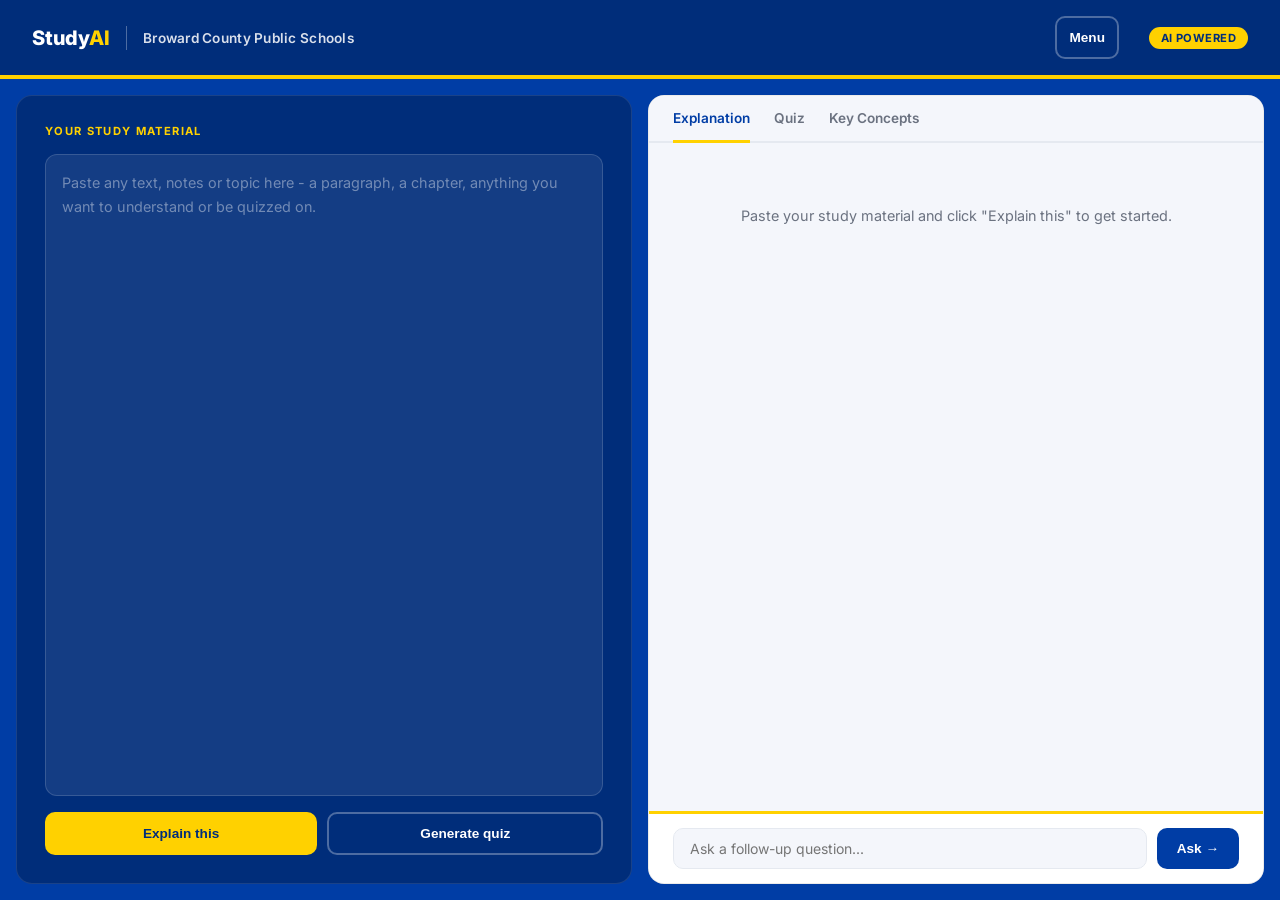
<file: index.html>
<!DOCTYPE html>
<html lang="en">
<head>
    <meta charset="UTF-8">
    <meta name="viewport" content="width=device-width, initial-scale=1.0">
    <title>StudyAI</title>
    <link href="https://fonts.googleapis.com/css2?family=Inter:wght@400;500;600;700&display=swap" rel="stylesheet">
    <link rel="stylesheet" href="style.css">
</head>
<body>

<header>
    <div class="header-left">
        <div class="logo">Study<span>AI</span></div>
        <div class="divider"></div>
        <div class="district">Broward County Public Schools</div>
    </div>

  
     <div class="button">    
        <button class="menu-button"  type="button" onclick="window.location.href='menu.html'">Menu</button>
     </div>
    <div class="badge">AI POWERED</div>
</header>

<div class="container">

    <!-- LEFT SIDE -->
    <div class="left">
        <h3>Your study material</h3>
        <textarea id="studyText" placeholder="Paste any text, notes or topic here - a paragraph, a chapter, anything you want to understand or be quizzed on."></textarea>
        <div class="actions">
            <button class="btn-primary" onclick="explainText()">Explain this</button>
            <button class="btn-secondary" onclick="generateQuiz()">Generate quiz</button>
        </div>
    </div>

    <!-- RIGHT SIDE -->
    <div class="right">

        <div class="tabs">
            <div class="tab active" onclick="switchTab('explanation')">Explanation</div>
            <div class="tab" onclick="switchTab('quiz')">Quiz</div>
            <div class="tab" onclick="switchTab('concepts')">Key Concepts</div>
        </div>

        <div class="response-area">
            <div id="explanation" class="panel active">
                <p class="placeholder-text">Paste your study material and click "Explain this" to get started.</p>
            </div>
            <div id="quiz" class="panel">
                <p class="placeholder-text">Click "Generate quiz" to create questions from your material.</p>
            </div>
            <div id="concepts" class="panel">
                <p class="placeholder-text">Key concepts will appear here after you explain your material.</p>
            </div>
        </div>

        <div class="followup-bar">
            <input type="text" id="followupInput" placeholder="Ask a follow-up question..." onkeydown="if(event.key==='Enter') askFollowup()">
            <button class="send-btn" onclick="askFollowup()">Ask →</button>
        </div>

    </div>
</div>

<script src="script.js"></script>


</body>
</html>
</file>
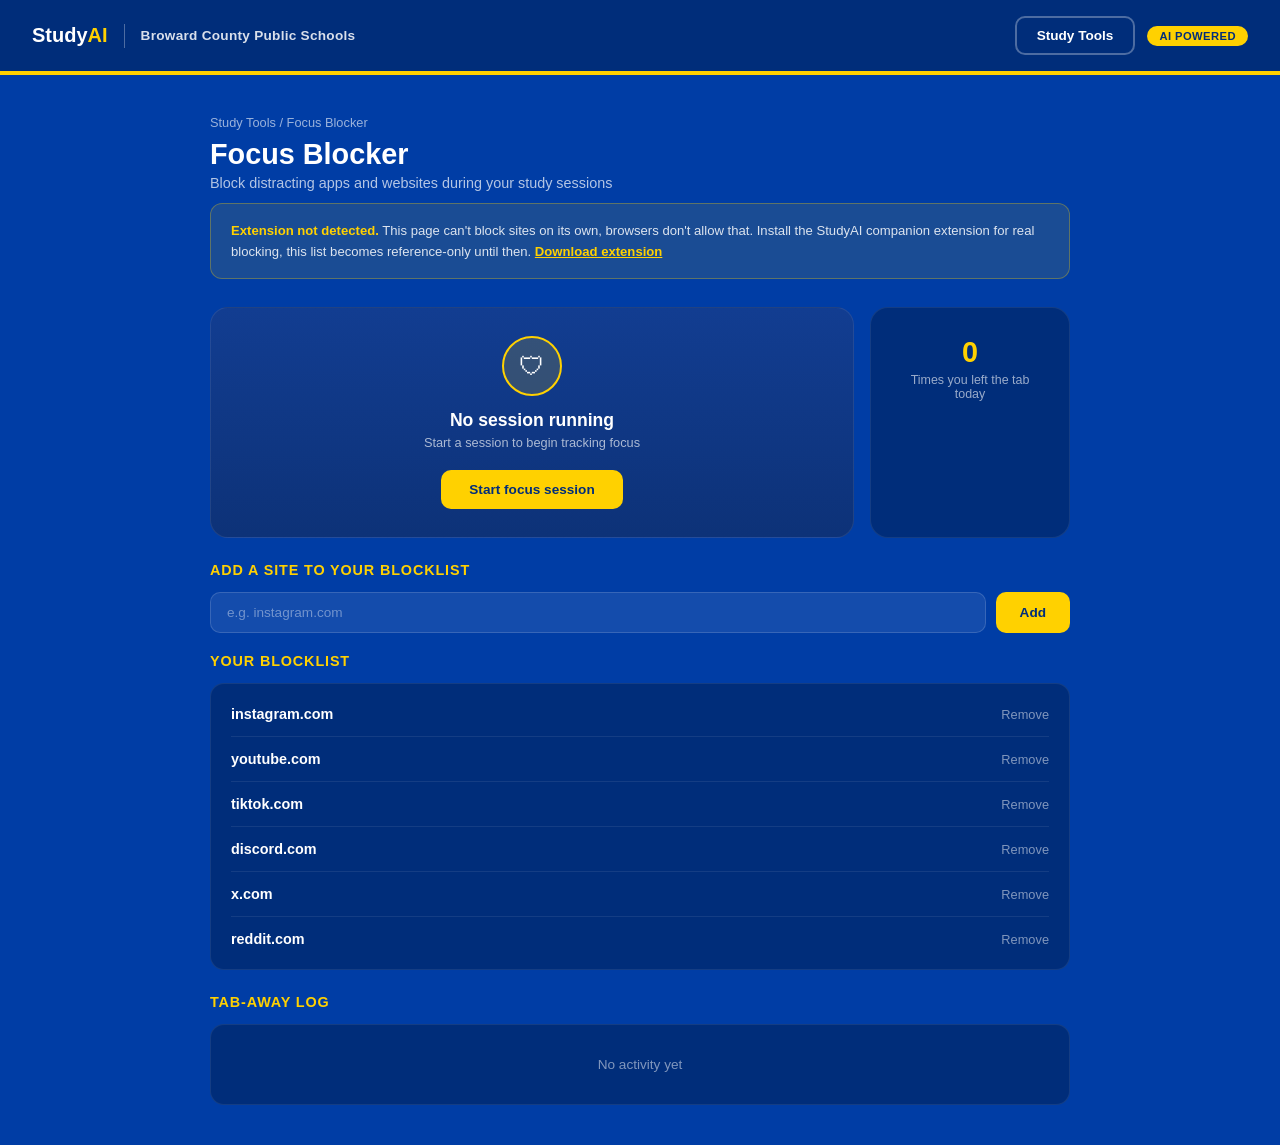
<file: focus-blocker.html>
<!DOCTYPE html>
<html lang="en">
<head>
<meta charset="UTF-8">
<meta name="viewport" content="width=device-width, initial-scale=1.0">
<title>Focus Blocker - StudyAI</title>
<style>
* { box-sizing: border-box; margin: 0; padding: 0; }
body { background: #003DA5; color: #fff; font-family: 'Inter', sans-serif; min-height: 100vh; }
header { display: flex; align-items: center; justify-content: space-between; padding: 16px 32px; background: #002d7a; border-bottom: 4px solid #FFD100; }
.header-left { display: flex; align-items: center; gap: 16px; }
.logo { font-size: 1.25rem; font-weight: 800; color: #fff; }
.logo span { color: #FFD100; }
.divider { width: 1px; height: 24px; background: rgba(255,255,255,0.3); }
.district { font-size: 0.85rem; font-weight: 600; color: rgba(255,255,255,0.85); letter-spacing: 0.02em; }
.header-right { display: flex; align-items: center; gap: 12px; }
.menu-button { padding: 10px 20px; border-radius: 10px; border: 2px solid rgba(255,255,255,0.3); background: transparent; color: #fff; font-weight: 700; font-size: 0.85rem; cursor: pointer; }
.menu-button:hover { border-color: #FFD100; color: #FFD100; }
.badge { font-size: 0.7rem; font-weight: 700; color: #002d7a; background: #FFD100; border-radius: 99px; padding: 4px 12px; letter-spacing: 0.04em; }
.page { max-width: 900px; margin: 0 auto; padding: 40px 20px; }
.breadcrumb { font-size: 0.8rem; color: rgba(255,255,255,0.6); margin-bottom: 8px; }
.breadcrumb a { color: rgba(255,255,255,0.6); text-decoration: none; }
.breadcrumb a:hover { color: #FFD100; }
.page-title { font-size: 1.8rem; font-weight: 800; margin-bottom: 4px; }
.page-subtitle { font-size: 0.9rem; color: rgba(255,255,255,0.7); margin-bottom: 12px; }
.extension-note {
    background: rgba(255,209,0,0.1); border: 1px solid rgba(255,209,0,0.3);
    border-radius: 12px; padding: 16px 20px; font-size: 0.82rem; color: rgba(255,255,255,0.85);
    margin-bottom: 28px; line-height: 1.6;
}
.extension-note strong { color: #FFD100; }
.top-row { display: flex; gap: 16px; margin-bottom: 24px; }
.session-card {
    flex: 1;
    background: linear-gradient(180deg, #123d91 0%, #0d3278 100%);
    border: 1px solid rgba(255,255,255,0.08);
    border-radius: 18px; padding: 28px; text-align: center;
}
.session-icon { width: 60px; height: 60px; border-radius: 50%; background: rgba(255,209,0,0.15); border: 2px solid #FFD100; display: flex; align-items: center; justify-content: center; margin: 0 auto 14px; font-size: 1.6rem; }
.session-heading { font-size: 1.1rem; font-weight: 800; margin-bottom: 4px; }
.session-sub { font-size: 0.8rem; color: rgba(255,255,255,0.65); margin-bottom: 20px; }
.toggle-btn {
    padding: 12px 28px; border-radius: 10px; border: none; font-weight: 800; font-size: 0.85rem; cursor: pointer;
}
.toggle-btn.start { background: #FFD100; color: #002d7a; }
.toggle-btn.stop { background: rgba(255,255,255,0.1); border: 2px solid rgba(255,255,255,0.25); color: #fff; }
.stat-mini { background: #002d7a; border: 1px solid rgba(255,255,255,0.08); border-radius: 18px; padding: 28px; text-align: center; flex: 0 0 200px; }
.stat-mini-value { font-size: 1.8rem; font-weight: 800; color: #FFD100; margin-bottom: 4px; }
.stat-mini-label { font-size: 0.78rem; color: rgba(255,255,255,0.6); }
.section-title { font-size: 0.9rem; font-weight: 700; color: #FFD100; text-transform: uppercase; letter-spacing: 0.06em; margin-bottom: 14px; }
.add-row { display: flex; gap: 10px; margin-bottom: 20px; }
.add-input { flex: 1; padding: 12px 16px; border-radius: 10px; background: rgba(255,255,255,0.08); border: 1px solid rgba(255,255,255,0.15); color: #fff; font-family: 'Inter', sans-serif; font-size: 0.85rem; }
.add-input::placeholder { color: rgba(255,255,255,0.4); }
.add-btn { padding: 12px 24px; border-radius: 10px; border: none; background: #FFD100; color: #002d7a; font-weight: 700; font-size: 0.85rem; cursor: pointer; }
.list-card { background: #002d7a; border: 1px solid rgba(255,255,255,0.08); border-radius: 14px; padding: 8px 20px; margin-bottom: 24px; }
.list-row { display: flex; justify-content: space-between; align-items: center; padding: 14px 0; border-bottom: 1px solid rgba(255,255,255,0.08); }
.list-row:last-child { border-bottom: none; }
.site-name { font-size: 0.9rem; font-weight: 600; }
.remove-btn { background: none; border: none; color: rgba(255,255,255,0.5); font-size: 0.8rem; cursor: pointer; }
.remove-btn:hover { color: #ff8080; }
.list-empty { font-size: 0.85rem; color: rgba(255,255,255,0.5); text-align: center; padding: 16px 0; }
.log-card { background: #002d7a; border: 1px solid rgba(255,255,255,0.08); border-radius: 14px; padding: 20px; }
.log-row { display: flex; justify-content: space-between; align-items: center; padding: 10px 0; border-bottom: 1px solid rgba(255,255,255,0.08); font-size: 0.85rem; }
.log-row:last-child { border-bottom: none; }
.log-meta { color: rgba(255,255,255,0.5); font-size: 0.78rem; }
</style>
</head>
<body>
<header>
    <div class="header-left">
        <div class="logo">Study<span>AI</span></div>
        <div class="divider"></div>
        <div class="district">Broward County Public Schools</div>
    </div>
    <div class="header-right">
        <button class="menu-button" onclick="window.location.href='menu.html'">Study Tools</button>
        <div class="badge">AI POWERED</div>
    </div>
</header>

<div class="page">
    <div class="breadcrumb"><a href="menu.html">Study Tools</a> / Focus Blocker</div>
    <div class="page-title">Focus Blocker</div>
    <div class="page-subtitle">Block distracting apps and websites during your study sessions</div>

    <div class="extension-note" id="extensionNote">
        <strong>Checking for the StudyAI extension...</strong> if it's installed, this page will sync directly with it, your blocklist and blocking toggle here will control it for real. If it's not detected, you'll see reference-only mode with a download link.
    </div>

    <div class="top-row">
        <div class="session-card">
            <div class="session-icon" id="sessionIcon">&#128737;</div>
            <div class="session-heading" id="sessionHeading">No session running</div>
            <div class="session-sub" id="sessionSub">Start a session to begin tracking focus</div>
            <button class="toggle-btn start" id="toggleBtn">Start focus session</button>
        </div>
        <div class="stat-mini">
            <div class="stat-mini-value" id="statAwayCount">0</div>
            <div class="stat-mini-label">Times you left the tab today</div>
        </div>
    </div>

    <div class="section-title">Add a site to your blocklist</div>
    <div class="add-row">
        <input class="add-input" id="siteInput" placeholder="e.g. instagram.com">
        <button class="add-btn" id="addBtn">Add</button>
    </div>

    <div class="section-title" id="blocklistSectionTitle">Your blocklist</div>
    <div class="list-card" id="blocklistCard"></div>

    <div class="section-title">Tab-away log</div>
    <div class="log-card" id="logCard">
        <div class="log-empty" style="text-align:center; color:rgba(255,255,255,0.5); font-size:0.85rem; padding:12px 0;">No activity yet</div>
    </div>
</div>

<script>
const defaultBlocklist = ['instagram.com', 'youtube.com', 'tiktok.com', 'discord.com', 'x.com', 'reddit.com'];

let blocklist = JSON.parse(localStorage.getItem('focusBlockerList') || 'null') || defaultBlocklist.slice();
const today = new Date().toDateString();
let logData = JSON.parse(localStorage.getItem('focusBlockerLog') || 'null');
if (!logData || logData.date !== today) {
    logData = { date: today, awayCount: 0, entries: [] };
}

let sessionActive = false;
let awayStart = null;
let extensionConnected = false;
let pendingRequests = {};
let requestCounter = 0;

const toggleBtn = document.getElementById('toggleBtn');
const sessionHeading = document.getElementById('sessionHeading');
const sessionSub = document.getElementById('sessionSub');
const sessionIcon = document.getElementById('sessionIcon');
const statAwayCount = document.getElementById('statAwayCount');
const siteInput = document.getElementById('siteInput');
const addBtn = document.getElementById('addBtn');
const blocklistCard = document.getElementById('blocklistCard');
const logCard = document.getElementById('logCard');
const extensionNote = document.getElementById('extensionNote');
const blocklistSectionTitle = document.getElementById('blocklistSectionTitle');

function saveLocalBlocklist() {
    localStorage.setItem('focusBlockerList', JSON.stringify(blocklist));
}
function saveLog() {
    localStorage.setItem('focusBlockerLog', JSON.stringify(logData));
}

// --- Extension bridge ---
window.addEventListener('message', (event) => {
    if (event.source !== window) return;
    const msg = event.data;
    if (!msg || msg.source !== 'studyai-extension') return;

    if (msg.announce && !extensionConnected) {
        extensionConnected = true;
        onExtensionConnected();
    }
    if (msg.stateChanged) {
        refreshFromExtension();
    }
    if (msg.requestId && pendingRequests[msg.requestId]) {
        pendingRequests[msg.requestId](msg.response);
        delete pendingRequests[msg.requestId];
    }
});

function callExtension(action, payload) {
    return new Promise((resolve) => {
        const requestId = 'req_' + (requestCounter++);
        pendingRequests[requestId] = resolve;
        window.postMessage({ source: 'studyai-page', action, payload, requestId }, '*');
        setTimeout(() => {
            if (pendingRequests[requestId]) {
                delete pendingRequests[requestId];
                resolve(null);
            }
        }, 1500);
    });
}

async function onExtensionConnected() {
    extensionNote.innerHTML = '<strong>Extension connected.</strong> This page is now synced with the StudyAI Blocker extension, changes here really turn blocking on or off.';
    extensionNote.style.borderColor = 'rgba(80,220,140,0.4)';
    extensionNote.style.background = 'rgba(80,220,140,0.08)';
    blocklistSectionTitle.innerHTML = 'Your blocklist <span style="color:#4ade80; font-weight:700; text-transform:none; letter-spacing:0; font-size:0.75rem;">&#9679; enforced live</span>';
    await refreshFromExtension();
}

async function refreshFromExtension() {
    const state = await callExtension('getState');
    if (!state) return;
    blocklist = state.blocklist;
    sessionActive = state.active;
    renderBlocklist();
    updateSessionUI();
}

function noExtensionFallback() {
    extensionNote.innerHTML = '<strong>Extension not detected.</strong> This page can\'t block sites on its own, browsers don\'t allow that. Install the StudyAI companion extension for real blocking, this list becomes reference-only until then. <a href="focus-blocker-extension.zip" style="color:#FFD100; font-weight:700;">Download extension</a>';
    renderBlocklist();
}

// --- Blocklist rendering ---
function renderBlocklist() {
    if (blocklist.length === 0) {
        blocklistCard.innerHTML = '<div class="list-empty">No sites added yet</div>';
        return;
    }
    blocklistCard.innerHTML = '';
    blocklist.forEach((site, i) => {
        const row = document.createElement('div');
        row.className = 'list-row';
        row.innerHTML = '<span class="site-name">' + escapeHtml(site) + '</span>' +
            '<button class="remove-btn" data-site="' + escapeHtml(site) + '">Remove</button>';
        blocklistCard.appendChild(row);
    });
    blocklistCard.querySelectorAll('.remove-btn').forEach(btn => {
        btn.addEventListener('click', async () => {
            const site = btn.dataset.site;
            if (extensionConnected) {
                await callExtension('removeSite', site);
                await refreshFromExtension();
            } else {
                blocklist = blocklist.filter(s => s !== site);
                saveLocalBlocklist();
                renderBlocklist();
            }
        });
    });
}

function escapeHtml(str) {
    const div = document.createElement('div');
    div.textContent = str;
    return div.innerHTML;
}

function renderLog() {
    statAwayCount.textContent = logData.awayCount;
    if (logData.entries.length === 0) {
        logCard.innerHTML = '<div style="text-align:center; color:rgba(255,255,255,0.5); font-size:0.85rem; padding:12px 0;">No activity yet</div>';
        return;
    }
    logCard.innerHTML = '';
    logData.entries.slice(0, 8).forEach(entry => {
        const row = document.createElement('div');
        row.className = 'log-row';
        row.innerHTML = '<span>Left tab for ' + entry.duration + '</span><span class="log-meta">' + entry.when + '</span>';
        logCard.appendChild(row);
    });
}

addBtn.addEventListener('click', async () => {
    const val = siteInput.value.trim().toLowerCase().replace(/^https?:\/\//, '').replace(/\/$/, '');
    if (!val || blocklist.includes(val)) return;
    if (extensionConnected) {
        await callExtension('addSite', val);
        await refreshFromExtension();
    } else {
        blocklist.push(val);
        saveLocalBlocklist();
        renderBlocklist();
    }
    siteInput.value = '';
});
siteInput.addEventListener('keydown', e => { if (e.key === 'Enter') addBtn.click(); });

function updateSessionUI() {
    if (sessionActive) {
        sessionHeading.textContent = extensionConnected ? 'Blocking is on' : 'Session active';
        sessionSub.textContent = extensionConnected ? blocklist.length + ' site' + (blocklist.length === 1 ? '' : 's') + ' actively blocked' : 'Tracking whether you stay on this tab';
        sessionIcon.innerHTML = '&#128737;';
        toggleBtn.textContent = extensionConnected ? 'Turn off blocking' : 'End session';
        toggleBtn.className = 'toggle-btn stop';
    } else {
        sessionHeading.textContent = extensionConnected ? 'Blocking is off' : 'No session running';
        sessionSub.textContent = extensionConnected ? 'Turn on to start blocking your list' : 'Start a session to begin tracking focus';
        sessionIcon.innerHTML = '&#128737;';
        toggleBtn.textContent = extensionConnected ? 'Turn on blocking' : 'Start focus session';
        toggleBtn.className = 'toggle-btn start';
    }
}

toggleBtn.addEventListener('click', async () => {
    sessionActive = !sessionActive;
    if (extensionConnected) {
        await callExtension('setActive', sessionActive);
    }
    updateSessionUI();
});

document.addEventListener('visibilitychange', () => {
    if (!sessionActive) return;
    if (document.hidden) {
        awayStart = Date.now();
    } else if (awayStart) {
        const seconds = Math.round((Date.now() - awayStart) / 1000);
        awayStart = null;
        if (seconds >= 1) {
            logData.awayCount++;
            logData.entries.unshift({
                duration: seconds < 60 ? seconds + 's' : Math.round(seconds / 60) + 'm',
                when: new Date().toLocaleTimeString([], { hour: 'numeric', minute: '2-digit' })
            });
            logData.entries = logData.entries.slice(0, 30);
            saveLog();
            renderLog();

            const dateKey = new Date().toDateString();
            const sharedLog = JSON.parse(localStorage.getItem('studyAIDailyLog') || '{}');
            if (!sharedLog[dateKey]) sharedLog[dateKey] = { minutes: 0, sessions: 0, distractions: 0 };
            sharedLog[dateKey].distractions = (sharedLog[dateKey].distractions || 0) + 1;
            localStorage.setItem('studyAIDailyLog', JSON.stringify(sharedLog));
        }
    }
});

renderBlocklist();
renderLog();
updateSessionUI();

// Give the extension a moment to announce itself; otherwise fall back
setTimeout(() => {
    if (!extensionConnected) noExtensionFallback();
}, 700);
</script>
</body>
</html>
</file>
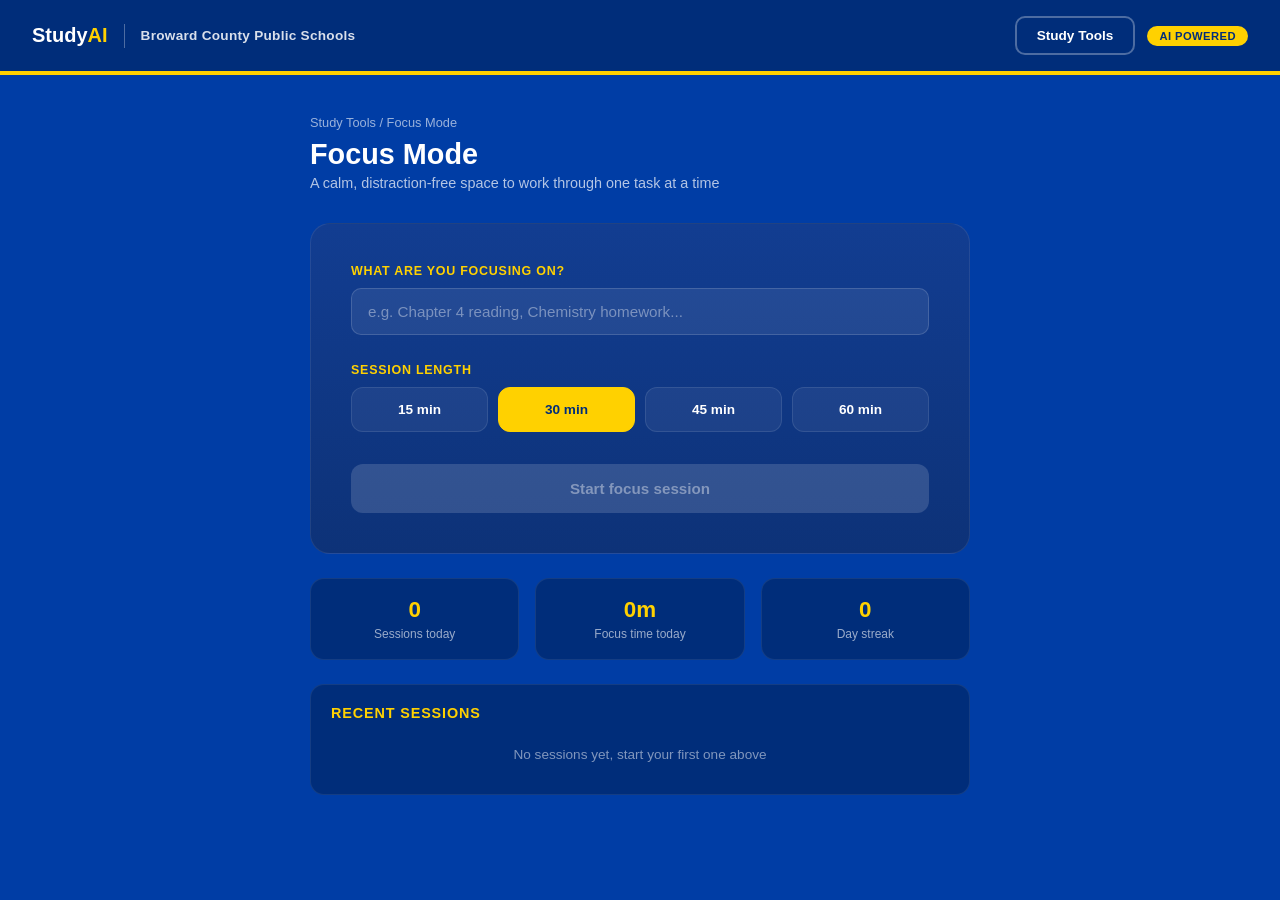
<file: focus-mode.html>
<!DOCTYPE html>
<html lang="en">
<head>
<meta charset="UTF-8">
<meta name="viewport" content="width=device-width, initial-scale=1.0">
<title>Focus Mode - StudyAI</title>
<style>
* { box-sizing: border-box; margin: 0; padding: 0; }
body { background: #003DA5; color: #fff; font-family: 'Inter', sans-serif; min-height: 100vh; }
header { display: flex; align-items: center; justify-content: space-between; padding: 16px 32px; background: #002d7a; border-bottom: 4px solid #FFD100; }
.header-left { display: flex; align-items: center; gap: 16px; }
.logo { font-size: 1.25rem; font-weight: 800; color: #fff; }
.logo span { color: #FFD100; }
.divider { width: 1px; height: 24px; background: rgba(255,255,255,0.3); }
.district { font-size: 0.85rem; font-weight: 600; color: rgba(255,255,255,0.85); letter-spacing: 0.02em; }
.header-right { display: flex; align-items: center; gap: 12px; }
.menu-button { padding: 10px 20px; border-radius: 10px; border: 2px solid rgba(255,255,255,0.3); background: transparent; color: #fff; font-weight: 700; font-size: 0.85rem; cursor: pointer; }
.menu-button:hover { border-color: #FFD100; color: #FFD100; }
.badge { font-size: 0.7rem; font-weight: 700; color: #002d7a; background: #FFD100; border-radius: 99px; padding: 4px 12px; letter-spacing: 0.04em; }
.page { max-width: 700px; margin: 0 auto; padding: 40px 20px; }
.breadcrumb { font-size: 0.8rem; color: rgba(255,255,255,0.6); margin-bottom: 8px; }
.breadcrumb a { color: rgba(255,255,255,0.6); text-decoration: none; }
.breadcrumb a:hover { color: #FFD100; }
.page-title { font-size: 1.8rem; font-weight: 800; margin-bottom: 4px; }
.page-subtitle { font-size: 0.9rem; color: rgba(255,255,255,0.7); margin-bottom: 32px; }

/* Setup screen */
.setup-card {
    background: linear-gradient(180deg, #123d91 0%, #0d3278 100%);
    border: 1px solid rgba(255,255,255,0.08);
    border-radius: 20px;
    padding: 40px;
    margin-bottom: 24px;
}
.field-label { font-size: 0.78rem; font-weight: 700; color: #FFD100; text-transform: uppercase; letter-spacing: 0.06em; margin-bottom: 10px; }
.task-input {
    width: 100%;
    padding: 14px 16px;
    border-radius: 10px;
    background: rgba(255,255,255,0.08);
    border: 1px solid rgba(255,255,255,0.15);
    color: #fff;
    font-family: 'Inter', sans-serif;
    font-size: 0.95rem;
    margin-bottom: 28px;
}
.task-input::placeholder { color: rgba(255,255,255,0.4); }
.task-input:focus { outline: none; border-color: #FFD100; }
.duration-row { display: flex; gap: 10px; margin-bottom: 32px; }
.duration-pill {
    flex: 1; text-align: center; padding: 14px; border-radius: 12px;
    background: rgba(255,255,255,0.06); border: 1px solid rgba(255,255,255,0.1);
    font-size: 0.85rem; font-weight: 700; cursor: pointer;
}
.duration-pill.active { background: #FFD100; color: #002d7a; border-color: #FFD100; }
.start-btn {
    width: 100%; padding: 16px; border-radius: 12px; border: none;
    background: #FFD100; color: #002d7a; font-weight: 800; font-size: 0.95rem; cursor: pointer;
}
.start-btn:hover { background: #f0c400; }
.start-btn:disabled { background: rgba(255,255,255,0.15); color: rgba(255,255,255,0.4); cursor: not-allowed; }

/* Active session screen */
.session-card {
    background: linear-gradient(180deg, #123d91 0%, #0d3278 100%);
    border: 1px solid rgba(255,255,255,0.08);
    border-radius: 20px;
    padding: 56px 40px;
    text-align: center;
    margin-bottom: 24px;
    display: none;
}
.session-task-label { font-size: 0.75rem; color: rgba(255,255,255,0.55); text-transform: uppercase; letter-spacing: 0.08em; margin-bottom: 8px; }
.session-task { font-size: 1.2rem; font-weight: 700; margin-bottom: 32px; }
.session-timer { font-size: 5rem; font-weight: 800; letter-spacing: 3px; margin-bottom: 8px; font-variant-numeric: tabular-nums; }
.session-remaining { font-size: 0.85rem; color: rgba(255,255,255,0.6); margin-bottom: 32px; }
.end-btn {
    padding: 12px 28px; border-radius: 10px; border: 2px solid rgba(255,255,255,0.25);
    background: transparent; color: #fff; font-weight: 700; font-size: 0.85rem; cursor: pointer;
}
.end-btn:hover { border-color: #ff8080; color: #ff8080; }

/* Stats + history */
.stats-row { display: grid; grid-template-columns: repeat(3, 1fr); gap: 16px; margin-bottom: 24px; }
.stat-card { background: #002d7a; border: 1px solid rgba(255,255,255,0.08); border-radius: 14px; padding: 18px; text-align: center; }
.stat-value { font-size: 1.4rem; font-weight: 800; color: #FFD100; margin-bottom: 4px; }
.stat-label { font-size: 0.75rem; color: rgba(255,255,255,0.6); }
.history-card { background: #002d7a; border: 1px solid rgba(255,255,255,0.08); border-radius: 14px; padding: 20px; }
.history-title { font-size: 0.9rem; font-weight: 700; color: #FFD100; text-transform: uppercase; letter-spacing: 0.06em; margin-bottom: 14px; }
.history-row { display: flex; justify-content: space-between; align-items: center; padding: 10px 0; border-bottom: 1px solid rgba(255,255,255,0.08); font-size: 0.85rem; }
.history-row:last-child { border-bottom: none; }
.history-task { font-weight: 600; }
.history-meta { font-size: 0.75rem; color: rgba(255,255,255,0.5); }
.history-empty { font-size: 0.85rem; color: rgba(255,255,255,0.5); text-align: center; padding: 12px 0; }
.status-complete { color: #4ade80; font-size: 0.72rem; font-weight: 700; }
.status-early { color: rgba(255,255,255,0.5); font-size: 0.72rem; font-weight: 700; }
</style>
</head>
<body>
<header>
    <div class="header-left">
        <div class="logo">Study<span>AI</span></div>
        <div class="divider"></div>
        <div class="district">Broward County Public Schools</div>
    </div>
    <div class="header-right">
        <button class="menu-button" onclick="window.location.href='menu.html'">Study Tools</button>
        <div class="badge">AI POWERED</div>
    </div>
</header>

<div class="page">
    <div class="breadcrumb"><a href="menu.html">Study Tools</a> / Focus Mode</div>
    <div class="page-title">Focus Mode</div>
    <div class="page-subtitle">A calm, distraction-free space to work through one task at a time</div>

    <div class="setup-card" id="setupCard">
        <div class="field-label">What are you focusing on?</div>
        <input type="text" class="task-input" id="taskInput" placeholder="e.g. Chapter 4 reading, Chemistry homework...">

        <div class="field-label">Session length</div>
        <div class="duration-row" id="durationRow">
            <div class="duration-pill" data-mins="15">15 min</div>
            <div class="duration-pill active" data-mins="30">30 min</div>
            <div class="duration-pill" data-mins="45">45 min</div>
            <div class="duration-pill" data-mins="60">60 min</div>
        </div>

        <button class="start-btn" id="startBtn" disabled>Start focus session</button>
    </div>

    <div class="session-card" id="sessionCard">
        <div class="session-task-label">Focusing on</div>
        <div class="session-task" id="sessionTaskDisplay">&nbsp;</div>
        <div class="session-timer" id="sessionTimer">30:00</div>
        <div class="session-remaining" id="sessionRemaining">remaining</div>
        <button class="end-btn" id="endBtn">End session early</button>
    </div>

    <div class="stats-row">
        <div class="stat-card"><div class="stat-value" id="statSessions">0</div><div class="stat-label">Sessions today</div></div>
        <div class="stat-card"><div class="stat-value" id="statTime">0m</div><div class="stat-label">Focus time today</div></div>
        <div class="stat-card"><div class="stat-value" id="statStreak">0</div><div class="stat-label">Day streak</div></div>
    </div>

    <div class="history-card">
        <div class="history-title">Recent sessions</div>
        <div id="historyList"><div class="history-empty">No sessions yet, start your first one above</div></div>
    </div>
</div>

<script>
const setupCard = document.getElementById('setupCard');
const sessionCard = document.getElementById('sessionCard');
const taskInput = document.getElementById('taskInput');
const durationRow = document.getElementById('durationRow');
const startBtn = document.getElementById('startBtn');
const endBtn = document.getElementById('endBtn');
const sessionTaskDisplay = document.getElementById('sessionTaskDisplay');
const sessionTimer = document.getElementById('sessionTimer');
const sessionRemaining = document.getElementById('sessionRemaining');
const statSessions = document.getElementById('statSessions');
const statTime = document.getElementById('statTime');
const statStreak = document.getElementById('statStreak');
const historyList = document.getElementById('historyList');

let selectedMinutes = 30;
let secondsLeft = 0;
let totalSeconds = 0;
let currentTask = '';
let timerInterval = null;

const today = new Date().toDateString();
let data = JSON.parse(localStorage.getItem('focusModeData') || 'null');
if (!data) {
    data = { date: today, sessions: 0, focusMinutes: 0, streak: 0, lastActiveDate: null, history: [] };
}
if (data.date !== today) {
    const yesterday = new Date();
    yesterday.setDate(yesterday.getDate() - 1);
    if (data.lastActiveDate === yesterday.toDateString() && data.sessions > 0) {
        data.streak = data.streak;
    } else if (data.lastActiveDate !== today) {
        data.streak = 0;
    }
    data.date = today;
    data.sessions = 0;
    data.focusMinutes = 0;
}

function saveData() {
    localStorage.setItem('focusModeData', JSON.stringify(data));
}

function renderStats() {
    statSessions.textContent = data.sessions;
    const h = Math.floor(data.focusMinutes / 60);
    const m = data.focusMinutes % 60;
    statTime.textContent = h > 0 ? h + 'h ' + m + 'm' : m + 'm';
    statStreak.textContent = data.streak;
}

function renderHistory() {
    if (!data.history || data.history.length === 0) {
        historyList.innerHTML = '<div class="history-empty">No sessions yet, start your first one above</div>';
        return;
    }
    historyList.innerHTML = '';
    data.history.slice(0, 6).forEach(entry => {
        const row = document.createElement('div');
        row.className = 'history-row';
        row.innerHTML = '<div><div class="history-task">' + escapeHtml(entry.task) + '</div>' +
            '<div class="history-meta">' + entry.when + '</div></div>' +
            '<div class="' + (entry.completed ? 'status-complete' : 'status-early') + '">' +
            (entry.completed ? entry.minutes + ' min &middot; Completed' : entry.minutes + ' min &middot; Ended early') + '</div>';
        historyList.appendChild(row);
    });
}

function escapeHtml(str) {
    const div = document.createElement('div');
    div.textContent = str;
    return div.innerHTML;
}

durationRow.querySelectorAll('.duration-pill').forEach(pill => {
    pill.addEventListener('click', () => {
        durationRow.querySelectorAll('.duration-pill').forEach(p => p.classList.remove('active'));
        pill.classList.add('active');
        selectedMinutes = parseInt(pill.dataset.mins);
    });
});

taskInput.addEventListener('input', () => {
    startBtn.disabled = taskInput.value.trim().length === 0;
});

function formatTime(sec) {
    const m = Math.floor(sec / 60).toString().padStart(2, '0');
    const s = Math.floor(sec % 60).toString().padStart(2, '0');
    return m + ':' + s;
}

startBtn.addEventListener('click', () => {
    currentTask = taskInput.value.trim();
    if (!currentTask) return;
    totalSeconds = selectedMinutes * 60;
    secondsLeft = totalSeconds;
    setupCard.style.display = 'none';
    sessionCard.style.display = 'block';
    sessionTaskDisplay.textContent = currentTask;
    sessionTimer.textContent = formatTime(secondsLeft);
    timerInterval = setInterval(() => {
        secondsLeft--;
        sessionTimer.textContent = formatTime(secondsLeft);
        if (secondsLeft <= 0) {
            finishSession(true);
        }
    }, 1000);
});

function logToSharedStats(tool, minutes, task) {
    const dateKey = new Date().toDateString();
    const log = JSON.parse(localStorage.getItem('studyAIDailyLog') || '{}');
    if (!log[dateKey]) log[dateKey] = { minutes: 0, sessions: 0 };
    log[dateKey].minutes += minutes;
    log[dateKey].sessions += 1;
    localStorage.setItem('studyAIDailyLog', JSON.stringify(log));

    const events = JSON.parse(localStorage.getItem('studyAISessionEvents') || '[]');
    events.unshift({
        tool: tool,
        task: task || null,
        minutes: minutes,
        dateKey: dateKey,
        when: new Date().toLocaleTimeString([], { hour: 'numeric', minute: '2-digit' })
    });
    localStorage.setItem('studyAISessionEvents', JSON.stringify(events.slice(0, 100)));
}

function finishSession(completed) {
    clearInterval(timerInterval);
    const minutesSpent = completed ? selectedMinutes : Math.ceil((totalSeconds - secondsLeft) / 60);
    if (minutesSpent > 0) {
        data.sessions++;
        data.focusMinutes += minutesSpent;
        if (data.lastActiveDate !== today) {
            data.streak = data.streak + (data.lastActiveDate ? 1 : 1);
        }
        data.lastActiveDate = today;
        data.history.unshift({
            task: currentTask,
            minutes: minutesSpent,
            completed: completed,
            when: 'Today, ' + new Date().toLocaleTimeString([], { hour: 'numeric', minute: '2-digit' })
        });
        data.history = data.history.slice(0, 20);
        saveData();
        renderStats();
        renderHistory();
        logToSharedStats('Focus Mode', minutesSpent, currentTask);
    }
    sessionCard.style.display = 'none';
    setupCard.style.display = 'block';
    taskInput.value = '';
    startBtn.disabled = true;
}

endBtn.addEventListener('click', () => {
    if (confirm('End this focus session early?')) {
        finishSession(false);
    }
});

renderStats();
renderHistory();
</script>
</body>
</html>
</file>
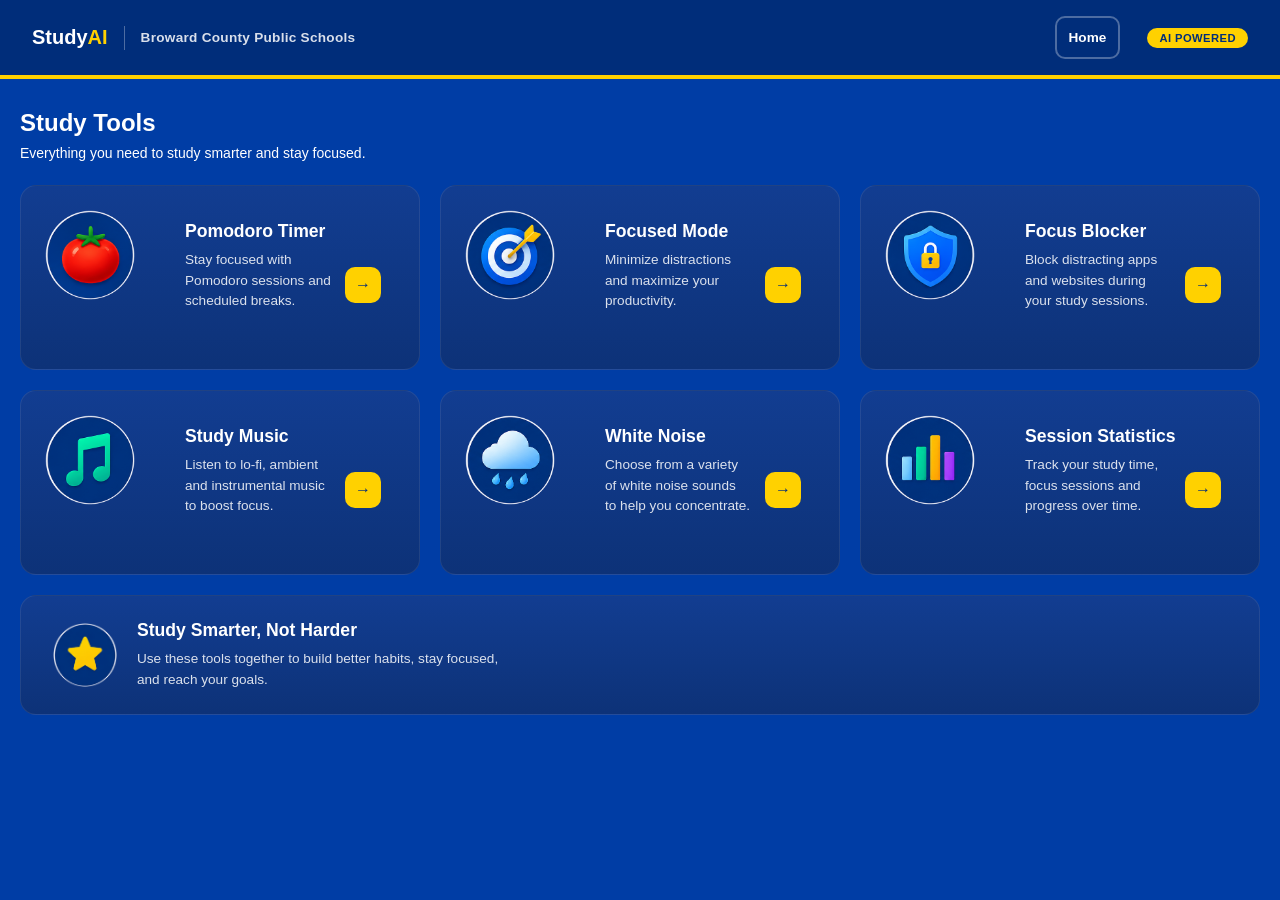
<file: menu.html>
<!DOCTYPE html>
<html lang="en">
<head>
    <meta charset="UTF-8">
    <meta name="viewport" content="width=device-width, initial-scale=1.0">
    <title>Document</title>
    <link rel="stylesheet" href="style.css">
</head>
<body>
<header>
    <div class="header-left">
        <div class="logo">Study<span>AI</span></div>
        <div class="divider"></div>
        <div class="district">Broward County Public Schools</div>
    </div>

  
     <div class="button">    
        <button class="menu-button"  type="button" onclick="window.location.href='index.html'">Home</button>
     </div>
    <div class="badge">AI POWERED</div>
</header>

<div class="tools">
    <h1 style="color: #fff; font-size: x-large; position: relative; bottom: 10px;" >Study Tools</h1>
    <p style="color: #fff; font-size: 14px; line-height: 1.6; position: relative; bottom: 5px;">Everything you need to study smarter and stay focused.</p>

    <div class="tools-grid">
        <div class="tool-use">
            <img src="Assets/pomodoro-timer.png">
            <div class="tool-content">
                <h3>Pomodoro Timer</h3>
                <p>Stay focused with <br> Pomodoro sessions and <br> scheduled breaks.</p>
                <button class="btn-primary" onclick="window.location.href='pomodoro-timer.html'">→</button>
            </div>
        </div>

        <div class="tool-use">
            <img src="Assets/focus-mode.png">
            <div class="tool-content">
                <h3>Focused Mode</h3>
                <p>Minimize distractions<br>and maximize your<br>productivity.</p>
                <button class="btn-primary" onclick="window.location.href='focus-mode.html'">→</button>
            </div>
        </div>

        <div class="tool-use">
            <img src="Assets/focus-blocker.png">
            <div class="tool-content">
                <h3>Focus Blocker</h3>
                <p>Block distracting apps<br> and websites during<br> your study sessions.</p>
                <button class="btn-primary" onclick="window.location.href='focus-blocker.html'">→</button>
            </div>
        </div>
        <!-- New Row of Tools -->
        <div class="tool-use">
            <img src="Assets/study-music.png">
            <div class="tool-content">
                <h3>Study Music</h3>
                <p>Listen to lo-fi, ambient<br> and instrumental music<br> to boost focus.</p>
                <button class="btn-primary" onclick="window.location.href='study-music.html'">→</button>
            </div>
        </div>

        <div class="tool-use">
            <img src="Assets/white-noise.png">
            <div class="tool-content">
                <h3>White Noise</h3>
                <p>Choose from a variety<br>of white noise sounds<br> to help you concentrate.</p>
                <button class="btn-primary" onclick="window.location.href='white-noise.html'">→</button>
            </div>
        </div>

                <div class="tool-use">
            <img src="Assets/session-statistics.png">
            <div class="tool-content">
                <h3>Session Statistics</h3>
                <p>Track your study time,<br>focus sessions and<br> progress over time.</p>
                <button class="btn-primary" onclick="window.location.href='session-statistics.html'">→</button>
            </div>
        </div>

        <!--  Banner  -->
        <div class="banner-use">
        <img src="Assets/study-smarter.png">
            <div class="banner-content">
                <h3>Study Smarter, Not Harder</h3>
                <p>Use these tools together to build better habits, stay focused,<br>and reach your goals.</p>
            </div>
        </div>
    </div>
</div>
</body>
</html>
</file>
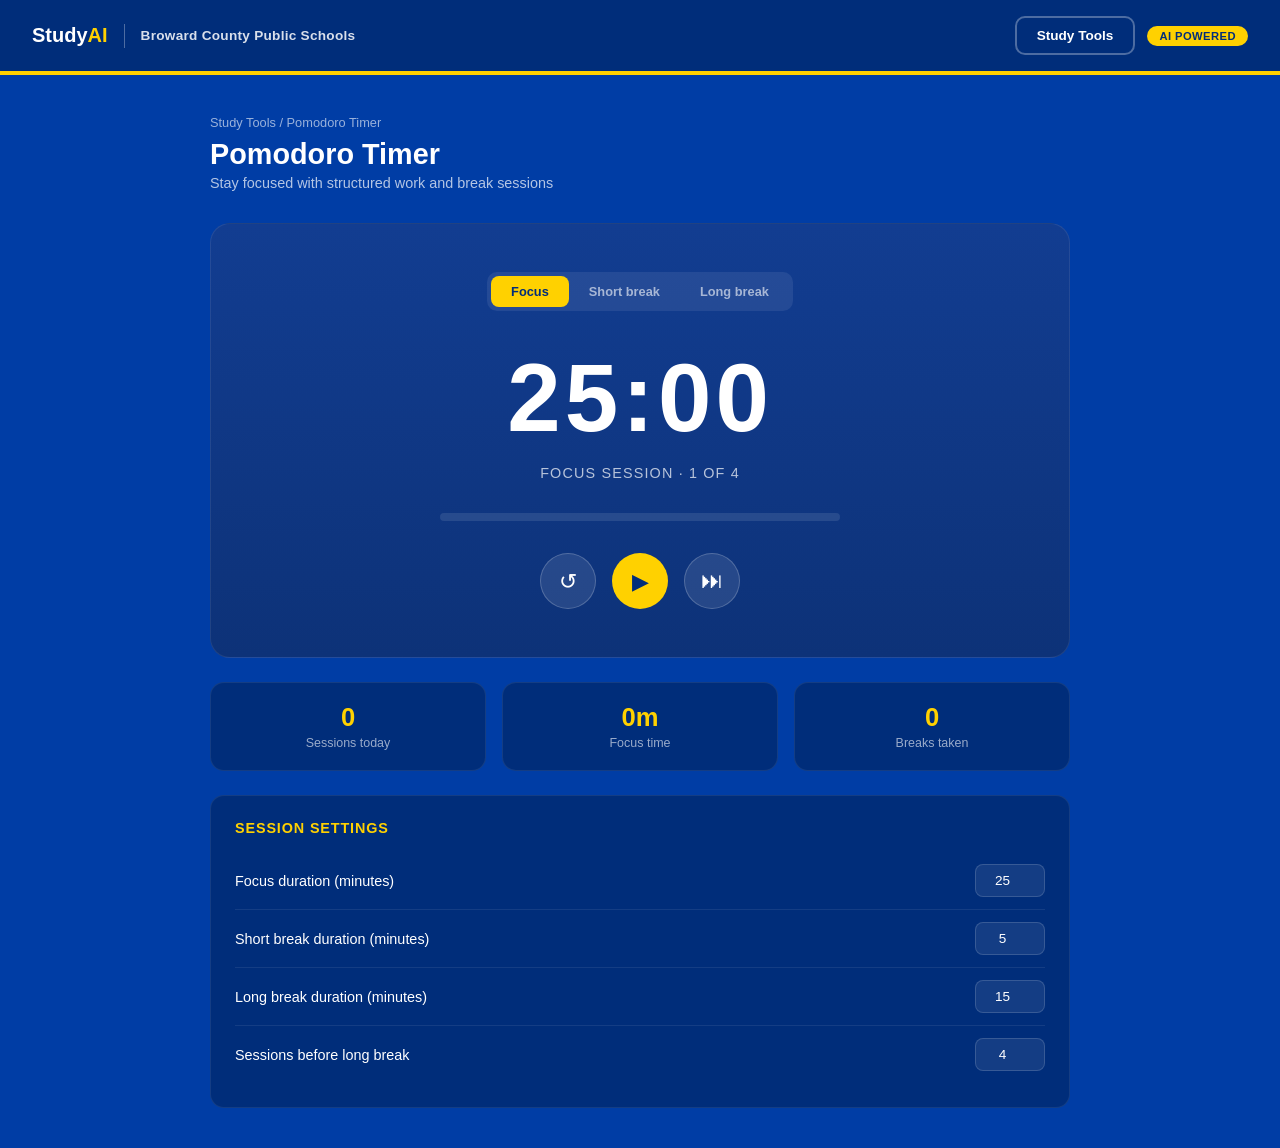
<file: pomodoro-timer.html>
<!DOCTYPE html>
<html lang="en">
<head>
<meta charset="UTF-8">
<meta name="viewport" content="width=device-width, initial-scale=1.0">
<title>Pomodoro Timer - StudyAI</title>
<style>
* { box-sizing: border-box; margin: 0; padding: 0; }
body {
    background: #003DA5;
    color: #fff;
    font-family: 'Inter', sans-serif;
    min-height: 100vh;
}
header {
    display: flex;
    align-items: center;
    justify-content: space-between;
    padding: 16px 32px;
    background: #002d7a;
    border-bottom: 4px solid #FFD100;
}
.header-left { display: flex; align-items: center; gap: 16px; }
.logo { font-size: 1.25rem; font-weight: 800; color: #fff; }
.logo span { color: #FFD100; }
.divider { width: 1px; height: 24px; background: rgba(255,255,255,0.3); }
.district { font-size: 0.85rem; font-weight: 600; color: rgba(255,255,255,0.85); letter-spacing: 0.02em; }
.header-right { display: flex; align-items: center; gap: 12px; }
.menu-button {
    padding: 10px 20px;
    border-radius: 10px;
    border: 2px solid rgba(255,255,255,0.3);
    background: transparent;
    color: #fff;
    font-weight: 700;
    font-size: 0.85rem;
    cursor: pointer;
}
.menu-button:hover { border-color: #FFD100; color: #FFD100; }
.badge {
    font-size: 0.7rem;
    font-weight: 700;
    color: #002d7a;
    background: #FFD100;
    border-radius: 99px;
    padding: 4px 12px;
    letter-spacing: 0.04em;
}
.page {
    max-width: 900px;
    margin: 0 auto;
    padding: 40px 20px;
}
.breadcrumb {
    font-size: 0.8rem;
    color: rgba(255,255,255,0.6);
    margin-bottom: 8px;
}
.breadcrumb a { color: rgba(255,255,255,0.6); text-decoration: none; }
.breadcrumb a:hover { color: #FFD100; }
.page-title { font-size: 1.8rem; font-weight: 800; margin-bottom: 4px; }
.page-subtitle { font-size: 0.9rem; color: rgba(255,255,255,0.7); margin-bottom: 32px; }
.timer-card {
    background: linear-gradient(180deg, #123d91 0%, #0d3278 100%);
    border: 1px solid rgba(255,255,255,0.08);
    border-radius: 20px;
    padding: 48px;
    text-align: center;
    margin-bottom: 24px;
}
.mode-tabs {
    display: inline-flex;
    background: rgba(255,255,255,0.08);
    border-radius: 10px;
    padding: 4px;
    margin-bottom: 32px;
}
.mode-tab {
    padding: 8px 20px;
    border-radius: 8px;
    font-size: 0.8rem;
    font-weight: 700;
    color: rgba(255,255,255,0.6);
    cursor: pointer;
    border: none;
    background: none;
    font-family: 'Inter', sans-serif;
}
.mode-tab.active { background: #FFD100; color: #002d7a; }
.timer-display {
    font-size: 6rem;
    font-weight: 800;
    letter-spacing: 4px;
    margin-bottom: 12px;
    font-variant-numeric: tabular-nums;
}
.timer-label {
    font-size: 0.9rem;
    color: rgba(255,255,255,0.7);
    margin-bottom: 32px;
    text-transform: uppercase;
    letter-spacing: 0.08em;
}
.progress-track {
    height: 8px;
    border-radius: 99px;
    background: rgba(255,255,255,0.1);
    max-width: 400px;
    margin: 0 auto 32px;
    overflow: hidden;
}
.progress-fill { width: 0%; height: 100%; background: #FFD100; transition: width 1s linear; }
.controls { display: flex; gap: 16px; justify-content: center; }
.btn-circle {
    width: 56px;
    height: 56px;
    border-radius: 50%;
    border: none;
    display: flex;
    align-items: center;
    justify-content: center;
    cursor: pointer;
    font-size: 1.4rem;
}
.btn-circle.primary { background: #FFD100; color: #002d7a; }
.btn-circle.secondary { background: rgba(255,255,255,0.1); color: #fff; border: 1px solid rgba(255,255,255,0.2); }
.btn-circle:hover { opacity: 0.85; }
.stats-row {
    display: grid;
    grid-template-columns: repeat(3, 1fr);
    gap: 16px;
    margin-bottom: 24px;
}
.stat-card {
    background: #002d7a;
    border: 1px solid rgba(255,255,255,0.08);
    border-radius: 14px;
    padding: 20px;
    text-align: center;
}
.stat-value { font-size: 1.6rem; font-weight: 800; color: #FFD100; margin-bottom: 4px; }
.stat-label { font-size: 0.78rem; color: rgba(255,255,255,0.6); }
.settings-card {
    background: #002d7a;
    border: 1px solid rgba(255,255,255,0.08);
    border-radius: 14px;
    padding: 24px;
}
.settings-title { font-size: 0.9rem; font-weight: 700; margin-bottom: 16px; color: #FFD100; text-transform: uppercase; letter-spacing: 0.06em; }
.settings-row {
    display: flex;
    justify-content: space-between;
    align-items: center;
    padding: 12px 0;
    border-bottom: 1px solid rgba(255,255,255,0.08);
}
.settings-row:last-child { border-bottom: none; }
.settings-row-label { font-size: 0.9rem; }
.settings-input {
    width: 70px;
    padding: 8px 10px;
    border-radius: 8px;
    background: rgba(255,255,255,0.08);
    border: 1px solid rgba(255,255,255,0.15);
    color: #fff;
    font-family: 'Inter', sans-serif;
    font-size: 0.85rem;
    text-align: center;
}
.settings-input:focus { outline: none; border-color: #FFD100; }
</style>
</head>
<body>
<header>
    <div class="header-left">
        <div class="logo">Study<span>AI</span></div>
        <div class="divider"></div>
        <div class="district">Broward County Public Schools</div>
    </div>
    <div class="header-right">
        <button class="menu-button" onclick="window.location.href='menu.html'">Study Tools</button>
        <div class="badge">AI POWERED</div>
    </div>
</header>

<div class="page">
    <div class="breadcrumb"><a href="menu.html">Study Tools</a> / Pomodoro Timer</div>
    <div class="page-title">Pomodoro Timer</div>
    <div class="page-subtitle">Stay focused with structured work and break sessions</div>

    <div class="timer-card">
        <div class="mode-tabs">
            <button class="mode-tab active" data-mode="focus">Focus</button>
            <button class="mode-tab" data-mode="short">Short break</button>
            <button class="mode-tab" data-mode="long">Long break</button>
        </div>
        <div class="timer-display" id="timerDisplay">25:00</div>
        <div class="timer-label" id="timerLabel">Focus session &middot; 1 of 4</div>
        <div class="progress-track"><div class="progress-fill" id="progressFill"></div></div>
        <div class="controls">
            <button class="btn-circle secondary" id="resetBtn" title="Reset">&#8634;</button>
            <button class="btn-circle primary" id="playPauseBtn" title="Start">&#9654;</button>
            <button class="btn-circle secondary" id="skipBtn" title="Skip">&#9197;</button>
        </div>
    </div>

    <div class="stats-row">
        <div class="stat-card">
            <div class="stat-value" id="statSessions">0</div>
            <div class="stat-label">Sessions today</div>
        </div>
        <div class="stat-card">
            <div class="stat-value" id="statFocusTime">0m</div>
            <div class="stat-label">Focus time</div>
        </div>
        <div class="stat-card">
            <div class="stat-value" id="statBreaks">0</div>
            <div class="stat-label">Breaks taken</div>
        </div>
    </div>

    <div class="settings-card">
        <div class="settings-title">Session settings</div>
        <div class="settings-row">
            <div class="settings-row-label">Focus duration (minutes)</div>
            <input type="number" class="settings-input" id="setFocus" value="25" min="1" max="120">
        </div>
        <div class="settings-row">
            <div class="settings-row-label">Short break duration (minutes)</div>
            <input type="number" class="settings-input" id="setShort" value="5" min="1" max="60">
        </div>
        <div class="settings-row">
            <div class="settings-row-label">Long break duration (minutes)</div>
            <input type="number" class="settings-input" id="setLong" value="15" min="1" max="60">
        </div>
        <div class="settings-row">
            <div class="settings-row-label">Sessions before long break</div>
            <input type="number" class="settings-input" id="setCycles" value="4" min="1" max="10">
        </div>
    </div>
</div>

<script>
const state = {
    mode: 'focus',
    durations: { focus: 25, short: 5, long: 15 },
    cyclesBeforeLong: 4,
    secondsLeft: 25 * 60,
    totalSeconds: 25 * 60,
    running: false,
    timerId: null,
    sessionInCycle: 1
};

const today = new Date().toDateString();
let stats = JSON.parse(localStorage.getItem('pomodoroStats') || 'null');
if (!stats || stats.date !== today) {
    stats = { date: today, sessions: 0, focusMinutes: 0, breaks: 0 };
}

const savedSettings = JSON.parse(localStorage.getItem('pomodoroSettings') || 'null');
if (savedSettings) {
    state.durations = savedSettings.durations;
    state.cyclesBeforeLong = savedSettings.cyclesBeforeLong;
}

const timerDisplay = document.getElementById('timerDisplay');
const timerLabel = document.getElementById('timerLabel');
const progressFill = document.getElementById('progressFill');
const playPauseBtn = document.getElementById('playPauseBtn');
const resetBtn = document.getElementById('resetBtn');
const skipBtn = document.getElementById('skipBtn');
const modeTabs = document.querySelectorAll('.mode-tab');
const statSessions = document.getElementById('statSessions');
const statFocusTime = document.getElementById('statFocusTime');
const statBreaks = document.getElementById('statBreaks');
const setFocus = document.getElementById('setFocus');
const setShort = document.getElementById('setShort');
const setLong = document.getElementById('setLong');
const setCycles = document.getElementById('setCycles');

function saveStats() {
    localStorage.setItem('pomodoroStats', JSON.stringify(stats));
}
function saveSettings() {
    localStorage.setItem('pomodoroSettings', JSON.stringify({
        durations: state.durations,
        cyclesBeforeLong: state.cyclesBeforeLong
    }));
}

function renderStats() {
    statSessions.textContent = stats.sessions;
    const h = Math.floor(stats.focusMinutes / 60);
    const m = stats.focusMinutes % 60;
    statFocusTime.textContent = h > 0 ? h + 'h ' + m + 'm' : m + 'm';
    statBreaks.textContent = stats.breaks;
}

function formatTime(totalSeconds) {
    const m = Math.floor(totalSeconds / 60).toString().padStart(2, '0');
    const s = Math.floor(totalSeconds % 60).toString().padStart(2, '0');
    return m + ':' + s;
}

function labelForMode(mode) {
    if (mode === 'focus') return 'Focus session &middot; ' + state.sessionInCycle + ' of ' + state.cyclesBeforeLong;
    if (mode === 'short') return 'Short break';
    return 'Long break';
}

function updateDisplay() {
    timerDisplay.textContent = formatTime(state.secondsLeft);
    timerLabel.innerHTML = labelForMode(state.mode);
    const pct = 100 - (state.secondsLeft / state.totalSeconds) * 100;
    progressFill.style.width = pct + '%';
    playPauseBtn.innerHTML = state.running ? '&#10074;&#10074;' : '&#9654;';
}

function setMode(mode) {
    state.mode = mode;
    const minutes = state.durations[mode];
    state.totalSeconds = minutes * 60;
    state.secondsLeft = minutes * 60;
    modeTabs.forEach(tab => tab.classList.toggle('active', tab.dataset.mode === mode));
    updateDisplay();
}

function pauseTimer() {
    state.running = false;
    clearInterval(state.timerId);
    updateDisplay();
}

function startTimer() {
    if (state.running) return;
    state.running = true;
    updateDisplay();
    state.timerId = setInterval(() => {
        state.secondsLeft--;
        if (state.secondsLeft <= 0) {
            completeSession();
            return;
        }
        updateDisplay();
    }, 1000);
}

function logToSharedStats(tool, minutes, task) {
    const dateKey = new Date().toDateString();
    const log = JSON.parse(localStorage.getItem('studyAIDailyLog') || '{}');
    if (!log[dateKey]) log[dateKey] = { minutes: 0, sessions: 0 };
    log[dateKey].minutes += minutes;
    log[dateKey].sessions += 1;
    localStorage.setItem('studyAIDailyLog', JSON.stringify(log));

    const events = JSON.parse(localStorage.getItem('studyAISessionEvents') || '[]');
    events.unshift({
        tool: tool,
        task: task || null,
        minutes: minutes,
        dateKey: dateKey,
        when: new Date().toLocaleTimeString([], { hour: 'numeric', minute: '2-digit' })
    });
    localStorage.setItem('studyAISessionEvents', JSON.stringify(events.slice(0, 100)));
}

function completeSession() {
    clearInterval(state.timerId);
    state.running = false;

    if (state.mode === 'focus') {
        stats.sessions++;
        stats.focusMinutes += state.durations.focus;
        saveStats();
        renderStats();
        logToSharedStats('Pomodoro Timer', state.durations.focus, null);
        const nextMode = state.sessionInCycle >= state.cyclesBeforeLong ? 'long' : 'short';
        if (nextMode === 'long') {
            state.sessionInCycle = 1;
        } else {
            state.sessionInCycle++;
        }
        setMode(nextMode);
    } else {
        stats.breaks++;
        saveStats();
        renderStats();
        setMode('focus');
    }
}

playPauseBtn.addEventListener('click', () => {
    if (state.running) {
        pauseTimer();
    } else {
        startTimer();
    }
});

resetBtn.addEventListener('click', () => {
    pauseTimer();
    setMode(state.mode);
});

skipBtn.addEventListener('click', () => {
    pauseTimer();
    completeSession();
});

modeTabs.forEach(tab => {
    tab.addEventListener('click', () => {
        pauseTimer();
        setMode(tab.dataset.mode);
    });
});

function applySettingsFromInputs() {
    const focusVal = Math.max(1, parseInt(setFocus.value) || 25);
    const shortVal = Math.max(1, parseInt(setShort.value) || 5);
    const longVal = Math.max(1, parseInt(setLong.value) || 15);
    const cyclesVal = Math.max(1, parseInt(setCycles.value) || 4);
    state.durations = { focus: focusVal, short: shortVal, long: longVal };
    state.cyclesBeforeLong = cyclesVal;
    saveSettings();
    if (!state.running) {
        setMode(state.mode);
    }
}

[setFocus, setShort, setLong, setCycles].forEach(input => {
    input.addEventListener('change', applySettingsFromInputs);
});

setFocus.value = state.durations.focus;
setShort.value = state.durations.short;
setLong.value = state.durations.long;
setCycles.value = state.cyclesBeforeLong;

renderStats();
setMode('focus');
</script>
</body>
</html>
</file>
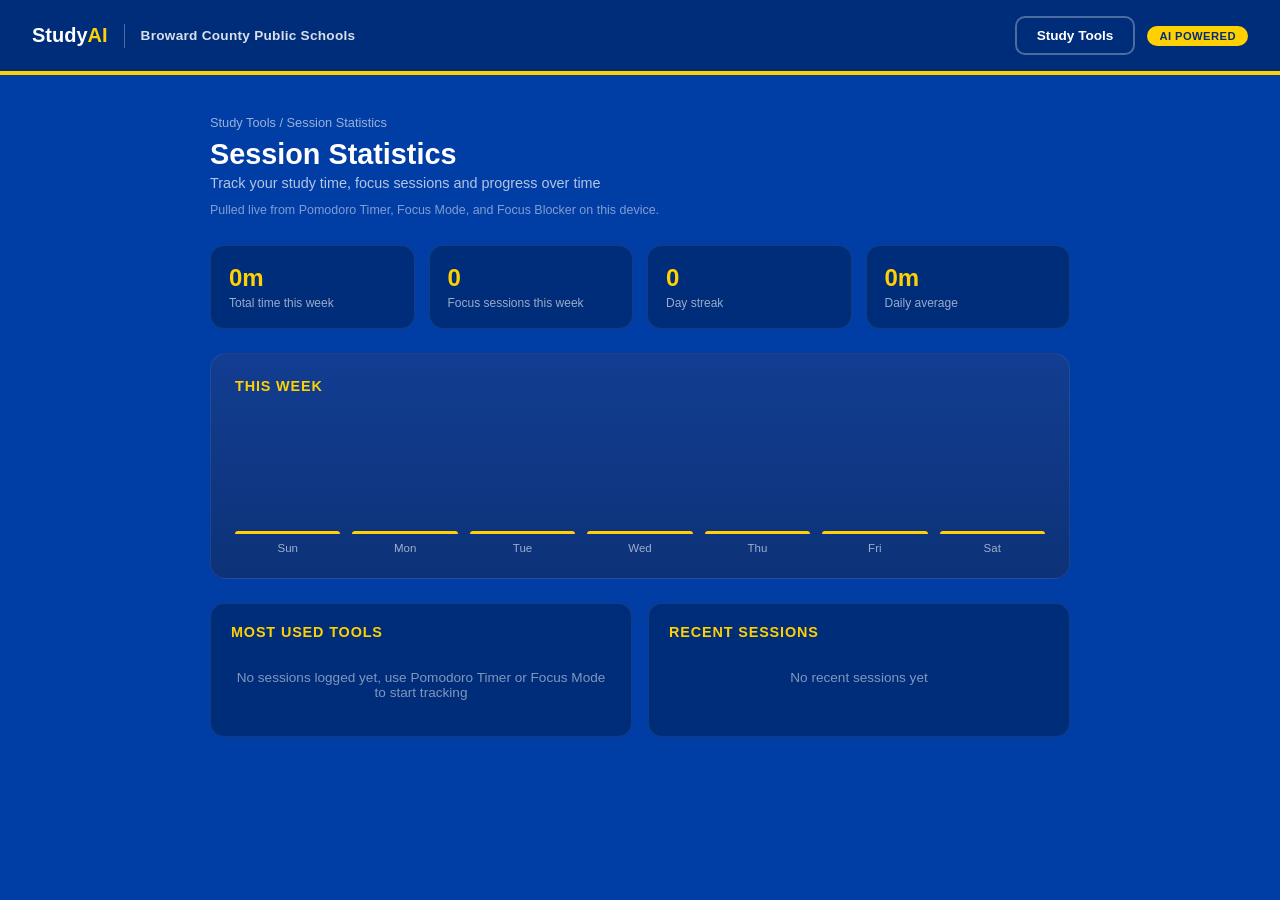
<file: session-statistics.html>
<!DOCTYPE html>
<html lang="en">
<head>
<meta charset="UTF-8">
<meta name="viewport" content="width=device-width, initial-scale=1.0">
<title>Session Statistics - StudyAI</title>
<style>
* { box-sizing: border-box; margin: 0; padding: 0; }
body { background: #003DA5; color: #fff; font-family: 'Inter', sans-serif; min-height: 100vh; }
header { display: flex; align-items: center; justify-content: space-between; padding: 16px 32px; background: #002d7a; border-bottom: 4px solid #FFD100; }
.header-left { display: flex; align-items: center; gap: 16px; }
.logo { font-size: 1.25rem; font-weight: 800; color: #fff; }
.logo span { color: #FFD100; }
.divider { width: 1px; height: 24px; background: rgba(255,255,255,0.3); }
.district { font-size: 0.85rem; font-weight: 600; color: rgba(255,255,255,0.85); letter-spacing: 0.02em; }
.header-right { display: flex; align-items: center; gap: 12px; }
.menu-button { padding: 10px 20px; border-radius: 10px; border: 2px solid rgba(255,255,255,0.3); background: transparent; color: #fff; font-weight: 700; font-size: 0.85rem; cursor: pointer; }
.menu-button:hover { border-color: #FFD100; color: #FFD100; }
.badge { font-size: 0.7rem; font-weight: 700; color: #002d7a; background: #FFD100; border-radius: 99px; padding: 4px 12px; letter-spacing: 0.04em; }
.page { max-width: 900px; margin: 0 auto; padding: 40px 20px; }
.breadcrumb { font-size: 0.8rem; color: rgba(255,255,255,0.6); margin-bottom: 8px; }
.breadcrumb a { color: rgba(255,255,255,0.6); text-decoration: none; }
.breadcrumb a:hover { color: #FFD100; }
.page-title { font-size: 1.8rem; font-weight: 800; margin-bottom: 4px; }
.page-subtitle { font-size: 0.9rem; color: rgba(255,255,255,0.7); margin-bottom: 12px; }
.data-note { font-size: 0.78rem; color: rgba(255,255,255,0.5); margin-bottom: 28px; }
.stats-row { display: grid; grid-template-columns: repeat(4, 1fr); gap: 14px; margin-bottom: 24px; }
.stat-card { background: #002d7a; border: 1px solid rgba(255,255,255,0.08); border-radius: 14px; padding: 18px; }
.stat-value { font-size: 1.5rem; font-weight: 800; color: #FFD100; margin-bottom: 4px; }
.stat-label { font-size: 0.75rem; color: rgba(255,255,255,0.6); }
.chart-card {
    background: linear-gradient(180deg, #123d91 0%, #0d3278 100%);
    border: 1px solid rgba(255,255,255,0.08);
    border-radius: 16px; padding: 24px; margin-bottom: 24px;
}
.chart-title { font-size: 0.9rem; font-weight: 700; color: #FFD100; text-transform: uppercase; letter-spacing: 0.06em; margin-bottom: 20px; }
.bar-chart { display: flex; align-items: flex-end; gap: 12px; height: 140px; }
.bar-col { flex: 1; display: flex; flex-direction: column; align-items: center; justify-content: flex-end; height: 100%; gap: 8px; }
.bar-value { font-size: 0.68rem; color: rgba(255,255,255,0.6); }
.bar { width: 100%; background: #FFD100; border-radius: 6px 6px 0 0; min-height: 3px; transition: height .3s; }
.bar-day { font-size: 0.72rem; color: rgba(255,255,255,0.6); }
.two-col { display: grid; grid-template-columns: 1fr 1fr; gap: 16px; }
.list-card { background: #002d7a; border: 1px solid rgba(255,255,255,0.08); border-radius: 14px; padding: 20px; }
.list-title { font-size: 0.9rem; font-weight: 700; color: #FFD100; text-transform: uppercase; letter-spacing: 0.06em; margin-bottom: 14px; }
.tool-row { display: flex; justify-content: space-between; align-items: center; padding: 10px 0; border-bottom: 1px solid rgba(255,255,255,0.08); font-size: 0.85rem; }
.tool-row:last-child { border-bottom: none; }
.tool-time { color: rgba(255,255,255,0.6); font-size: 0.8rem; }
.list-empty { text-align: center; color: rgba(255,255,255,0.5); font-size: 0.85rem; padding: 16px 0; }
</style>
</head>
<body>
<header>
    <div class="header-left">
        <div class="logo">Study<span>AI</span></div>
        <div class="divider"></div>
        <div class="district">Broward County Public Schools</div>
    </div>
    <div class="header-right">
        <button class="menu-button" onclick="window.location.href='menu.html'">Study Tools</button>
        <div class="badge">AI POWERED</div>
    </div>
</header>

<div class="page">
    <div class="breadcrumb"><a href="menu.html">Study Tools</a> / Session Statistics</div>
    <div class="page-title">Session Statistics</div>
    <div class="page-subtitle">Track your study time, focus sessions and progress over time</div>
    <div class="data-note">Pulled live from Pomodoro Timer, Focus Mode, and Focus Blocker on this device.</div>

    <div class="stats-row">
        <div class="stat-card"><div class="stat-value" id="statTotalTime">0m</div><div class="stat-label">Total time this week</div></div>
        <div class="stat-card"><div class="stat-value" id="statSessions">0</div><div class="stat-label">Focus sessions this week</div></div>
        <div class="stat-card"><div class="stat-value" id="statStreak">0</div><div class="stat-label">Day streak</div></div>
        <div class="stat-card"><div class="stat-value" id="statAvg">0m</div><div class="stat-label">Daily average</div></div>
    </div>

    <div class="chart-card">
        <div class="chart-title">This week</div>
        <div class="bar-chart" id="barChart"></div>
    </div>

    <div class="two-col">
        <div class="list-card">
            <div class="list-title">Most used tools</div>
            <div id="toolsList"></div>
        </div>
        <div class="list-card">
            <div class="list-title">Recent sessions</div>
            <div id="recentList"></div>
        </div>
    </div>
</div>

<script>
function escapeHtml(str) {
    const div = document.createElement('div');
    div.textContent = str;
    return div.innerHTML;
}
function formatMinutes(m) {
    const h = Math.floor(m / 60);
    const min = m % 60;
    return h > 0 ? h + 'h ' + min + 'm' : min + 'm';
}

const dailyLog = JSON.parse(localStorage.getItem('studyAIDailyLog') || '{}');
const sessionEvents = JSON.parse(localStorage.getItem('studyAISessionEvents') || '[]');

// Build last 7 days (oldest to newest)
const days = [];
for (let i = 6; i >= 0; i--) {
    const d = new Date();
    d.setDate(d.getDate() - i);
    days.push({
        dateKey: d.toDateString(),
        label: d.toLocaleDateString([], { weekday: 'short' })
    });
}

const weekEntries = days.map(d => dailyLog[d.dateKey] || { minutes: 0, sessions: 0 });
const totalWeekMinutes = weekEntries.reduce((sum, e) => sum + e.minutes, 0);
const totalWeekSessions = weekEntries.reduce((sum, e) => sum + e.sessions, 0);
const activeDays = weekEntries.filter(e => e.minutes > 0).length;
const dailyAvg = activeDays > 0 ? Math.round(totalWeekMinutes / activeDays) : 0;

// Streak: count back from today while each day has minutes > 0
let streak = 0;
for (let i = days.length - 1; i >= 0; i--) {
    const entry = dailyLog[days[i].dateKey];
    if (entry && entry.minutes > 0) {
        streak++;
    } else {
        break;
    }
}

document.getElementById('statTotalTime').textContent = formatMinutes(totalWeekMinutes);
document.getElementById('statSessions').textContent = totalWeekSessions;
document.getElementById('statStreak').textContent = streak;
document.getElementById('statAvg').textContent = formatMinutes(dailyAvg);

// Bar chart
const maxMinutes = Math.max(1, ...weekEntries.map(e => e.minutes));
const barChart = document.getElementById('barChart');
days.forEach((day, i) => {
    const minutes = weekEntries[i].minutes;
    const heightPct = Math.round((minutes / maxMinutes) * 100);
    const col = document.createElement('div');
    col.className = 'bar-col';
    col.innerHTML =
        '<div class="bar-value">' + (minutes > 0 ? minutes + 'm' : '') + '</div>' +
        '<div class="bar" style="height:' + heightPct + '%;"></div>' +
        '<div class="bar-day">' + day.label + '</div>';
    barChart.appendChild(col);
});

// Most used tools (aggregate minutes per tool across all logged events)
const toolTotals = {};
sessionEvents.forEach(ev => {
    toolTotals[ev.tool] = (toolTotals[ev.tool] || 0) + ev.minutes;
});
const toolsList = document.getElementById('toolsList');
const sortedTools = Object.entries(toolTotals).sort((a, b) => b[1] - a[1]);
if (sortedTools.length === 0) {
    toolsList.innerHTML = '<div class="list-empty">No sessions logged yet, use Pomodoro Timer or Focus Mode to start tracking</div>';
} else {
    toolsList.innerHTML = '';
    sortedTools.forEach(([tool, minutes]) => {
        const row = document.createElement('div');
        row.className = 'tool-row';
        row.innerHTML = '<span>' + escapeHtml(tool) + '</span><span class="tool-time">' + formatMinutes(minutes) + '</span>';
        toolsList.appendChild(row);
    });
}

// Recent sessions
const recentList = document.getElementById('recentList');
if (sessionEvents.length === 0) {
    recentList.innerHTML = '<div class="list-empty">No recent sessions yet</div>';
} else {
    recentList.innerHTML = '';
    sessionEvents.slice(0, 8).forEach(ev => {
        const row = document.createElement('div');
        row.className = 'tool-row';
        const label = ev.task ? (ev.tool + ' &middot; ' + escapeHtml(ev.task)) : ev.tool;
        row.innerHTML = '<span>' + label + '</span><span class="tool-time">' + ev.minutes + ' min</span>';
        recentList.appendChild(row);
    });
}
</script>
</body>
</html>
</file>
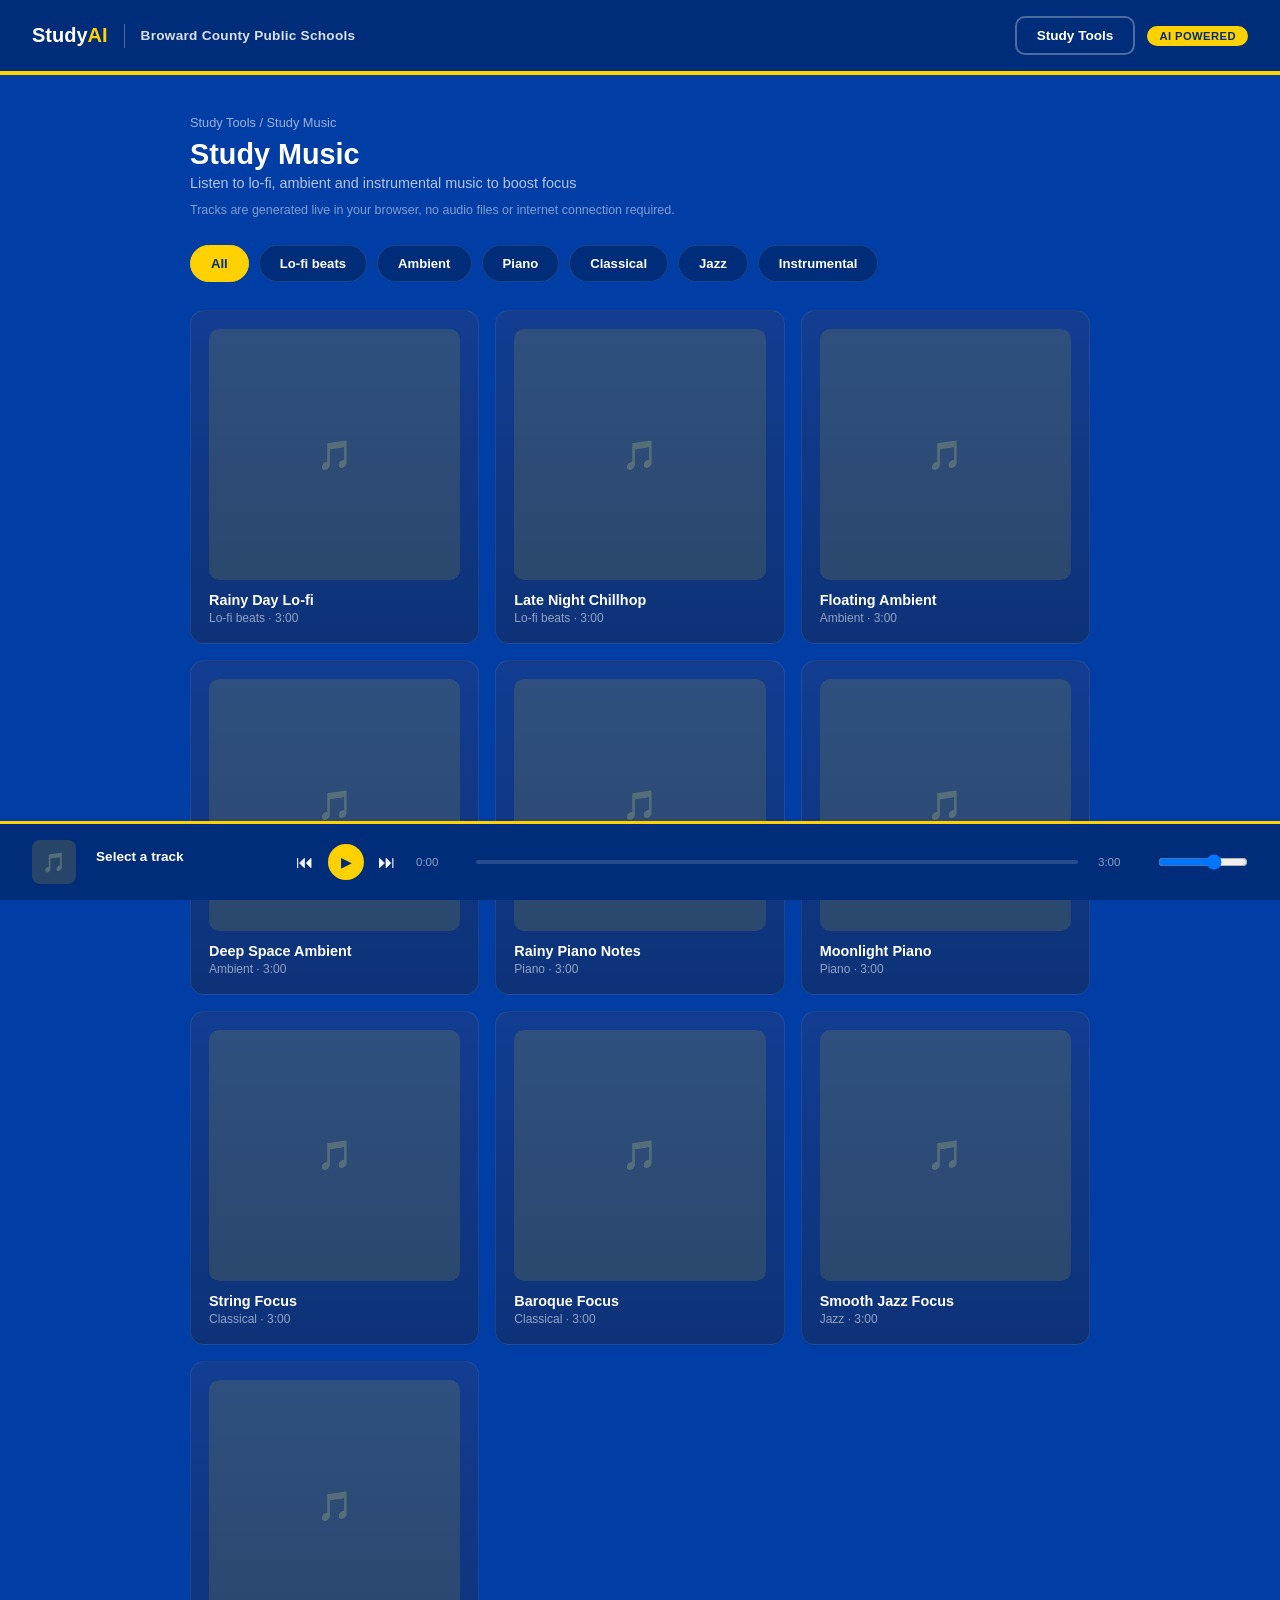
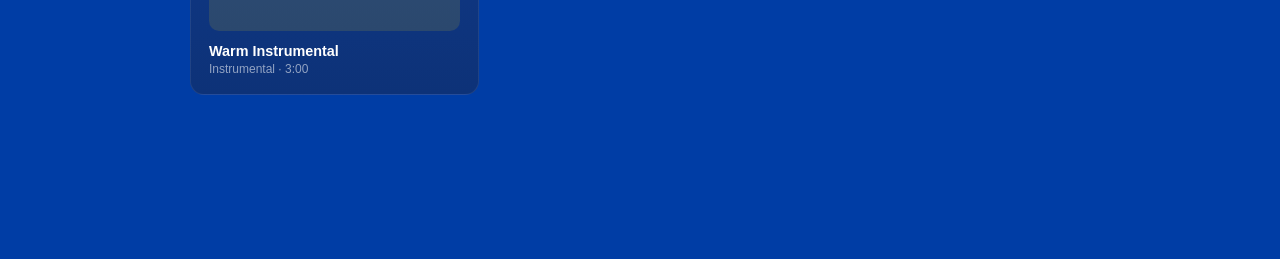
<file: study-music.html>
<!DOCTYPE html>
<html lang="en">
<head>
<meta charset="UTF-8">
<meta name="viewport" content="width=device-width, initial-scale=1.0">
<title>Study Music - StudyAI</title>
<style>
* { box-sizing: border-box; margin: 0; padding: 0; }
body { background: #003DA5; color: #fff; font-family: 'Inter', sans-serif; min-height: 100vh; padding-bottom: 100px; }
header { display: flex; align-items: center; justify-content: space-between; padding: 16px 32px; background: #002d7a; border-bottom: 4px solid #FFD100; }
.header-left { display: flex; align-items: center; gap: 16px; }
.logo { font-size: 1.25rem; font-weight: 800; color: #fff; }
.logo span { color: #FFD100; }
.divider { width: 1px; height: 24px; background: rgba(255,255,255,0.3); }
.district { font-size: 0.85rem; font-weight: 600; color: rgba(255,255,255,0.85); letter-spacing: 0.02em; }
.header-right { display: flex; align-items: center; gap: 12px; }
.menu-button { padding: 10px 20px; border-radius: 10px; border: 2px solid rgba(255,255,255,0.3); background: transparent; color: #fff; font-weight: 700; font-size: 0.85rem; cursor: pointer; }
.menu-button:hover { border-color: #FFD100; color: #FFD100; }
.badge { font-size: 0.7rem; font-weight: 700; color: #002d7a; background: #FFD100; border-radius: 99px; padding: 4px 12px; letter-spacing: 0.04em; }
.page { max-width: 940px; margin: 0 auto; padding: 40px 20px; }
.breadcrumb { font-size: 0.8rem; color: rgba(255,255,255,0.6); margin-bottom: 8px; }
.breadcrumb a { color: rgba(255,255,255,0.6); text-decoration: none; }
.breadcrumb a:hover { color: #FFD100; }
.page-title { font-size: 1.8rem; font-weight: 800; margin-bottom: 4px; }
.page-subtitle { font-size: 0.9rem; color: rgba(255,255,255,0.7); margin-bottom: 12px; }
.audio-note { font-size: 0.78rem; color: rgba(255,255,255,0.5); margin-bottom: 28px; }
.category-row { display: flex; gap: 10px; margin-bottom: 28px; flex-wrap: wrap; }
.category-pill { padding: 10px 20px; border-radius: 99px; background: #002d7a; border: 1px solid rgba(255,255,255,0.1); font-size: 0.82rem; font-weight: 700; cursor: pointer; }
.category-pill.active { background: #FFD100; color: #002d7a; border-color: #FFD100; }
.playlist-grid { display: grid; grid-template-columns: repeat(3, 1fr); gap: 16px; margin-bottom: 24px; }
.playlist-card {
    background: linear-gradient(180deg, #123d91 0%, #0d3278 100%);
    border: 1px solid rgba(255,255,255,0.08);
    border-radius: 14px; padding: 18px; cursor: pointer;
}
.playlist-card.playing { border-color: #FFD100; }
.playlist-cover { width: 100%; aspect-ratio: 1; border-radius: 10px; background: rgba(255,209,0,0.12); display: flex; align-items: center; justify-content: center; font-size: 1.8rem; margin-bottom: 12px; }
.playlist-name { font-size: 0.9rem; font-weight: 700; margin-bottom: 3px; }
.playlist-meta { font-size: 0.75rem; color: rgba(255,255,255,0.55); }
.now-playing-bar {
    position: fixed; bottom: 0; left: 0; right: 0;
    background: #002d7a; border-top: 3px solid #FFD100;
    padding: 16px 32px; display: flex; align-items: center; gap: 20px;
}
.np-cover { width: 44px; height: 44px; border-radius: 8px; background: rgba(255,209,0,0.15); display: flex; align-items: center; justify-content: center; font-size: 1.2rem; flex: 0 0 44px; }
.np-info { flex: 0 0 180px; }
.np-title { font-size: 0.85rem; font-weight: 700; }
.np-sub { font-size: 0.72rem; color: rgba(255,255,255,0.55); }
.np-controls { display: flex; align-items: center; gap: 14px; }
.np-btn { background: none; border: none; color: #fff; font-size: 1.1rem; cursor: pointer; }
.np-btn.play { width: 36px; height: 36px; border-radius: 50%; background: #FFD100; color: #002d7a; display: flex; align-items: center; justify-content: center; font-size: 0.9rem; }
.np-progress { flex: 1; height: 4px; border-radius: 99px; background: rgba(255,255,255,0.15); overflow: hidden; }
.np-progress-fill { width: 0%; height: 100%; background: #FFD100; }
.np-time { font-size: 0.72rem; color: rgba(255,255,255,0.55); flex: 0 0 40px; }
.np-volume { width: 90px; }
</style>
</head>
<body>
<header>
    <div class="header-left">
        <div class="logo">Study<span>AI</span></div>
        <div class="divider"></div>
        <div class="district">Broward County Public Schools</div>
    </div>
    <div class="header-right">
        <button class="menu-button" onclick="window.location.href='menu.html'">Study Tools</button>
        <div class="badge">AI POWERED</div>
    </div>
</header>

<div class="page">
    <div class="breadcrumb"><a href="menu.html">Study Tools</a> / Study Music</div>
    <div class="page-title">Study Music</div>
    <div class="page-subtitle">Listen to lo-fi, ambient and instrumental music to boost focus</div>
    <div class="audio-note">Tracks are generated live in your browser, no audio files or internet connection required.</div>

    <div class="category-row">
        <div class="category-pill active" data-genre="all">All</div>
        <div class="category-pill" data-genre="lofi">Lo-fi beats</div>
        <div class="category-pill" data-genre="ambient">Ambient</div>
        <div class="category-pill" data-genre="piano">Piano</div>
        <div class="category-pill" data-genre="classical">Classical</div>
        <div class="category-pill" data-genre="jazz">Jazz</div>
        <div class="category-pill" data-genre="instrumental">Instrumental</div>
    </div>

    <div class="playlist-grid" id="playlistGrid"></div>
</div>

<div class="now-playing-bar">
    <div class="np-cover">&#127925;</div>
    <div class="np-info">
        <div class="np-title" id="npTitle">Select a track</div>
        <div class="np-sub" id="npSub">&nbsp;</div>
    </div>
    <div class="np-controls">
        <button class="np-btn" id="prevBtn">&#9198;</button>
        <button class="np-btn play" id="playBtn">&#9654;</button>
        <button class="np-btn" id="nextBtn">&#9197;</button>
    </div>
    <div class="np-time" id="npElapsed">0:00</div>
    <div class="np-progress"><div class="np-progress-fill" id="npProgressFill"></div></div>
    <div class="np-time" id="npTotal">3:00</div>
    <input type="range" class="np-volume" id="volumeSlider" min="0" max="100" value="65">
</div>

<script>
const NOTE_OFFSETS = {C:-9,'C#':-8,D:-7,'D#':-6,E:-5,F:-4,'F#':-3,G:-2,'G#':-1,A:0,'A#':1,B:2};
function noteFreq(note) {
    const m = note.match(/^([A-G]#?)(\d)$/);
    const semitoneFromA4 = NOTE_OFFSETS[m[1]] + (parseInt(m[2]) - 4) * 12;
    return 440 * Math.pow(2, semitoneFromA4 / 12);
}
function rootOf(note) {
    const m = note.match(/^([A-G]#?)(\d)$/);
    return m[1] + (parseInt(m[2]) - 2);
}

const tracks = [
    { name: 'Rainy Day Lo-fi', genre: 'lofi', style: 'pad', drums: true, crackle: true, bass: true, sendAmount: 0.12, chordDur: 4, swing: true,
      progression: [['C4','E4','G4','B4'],['A3','C4','E4','G4'],['F3','A3','C4','E4'],['G3','B3','D4','F4']] },
    { name: 'Late Night Chillhop', genre: 'lofi', style: 'pluck', drums: true, crackle: true, bass: true, sendAmount: 0.15, chordDur: 3.5, swing: true,
      progression: [['D4','F4','A4','C5'],['G3','B3','D4','F4'],['C4','E4','G4','B4'],['A3','C4','E4','G4','B4']] },
    { name: 'Floating Ambient', genre: 'ambient', style: 'pad', drums: false, crackle: false, bass: true, sendAmount: 0.35, filterLFO: true, chordDur: 8, swing: false,
      progression: [['D4','F#4','A4','C5'],['G3','B3','D4','F#4'],['C4','E4','G4','B4'],['A3','C4','E4','G4']] },
    { name: 'Deep Space Ambient', genre: 'ambient', style: 'pad', drums: false, crackle: false, bass: true, sendAmount: 0.4, filterLFO: true, chordDur: 10, swing: false,
      progression: [['E3','G3','B3','D4'],['A2','C3','E3','G3'],['F2','A2','C3','E3'],['D2','F2','A2','C3']] },
    { name: 'Rainy Piano Notes', genre: 'piano', style: 'pluck', drums: false, crackle: true, bass: false, sendAmount: 0.2, detune: true, chordDur: 3, swing: false,
      progression: [['C4','E4','G4','B4'],['E3','G3','B3','D4'],['A3','C4','E4','G4'],['F3','A3','C4','E4']] },
    { name: 'Moonlight Piano', genre: 'piano', style: 'pluck', drums: false, crackle: false, bass: true, sendAmount: 0.22, detune: true, chordDur: 4, swing: false,
      progression: [['A3','C4','E4'],['F3','A3','C4'],['G3','B3','D4','F4'],['E3','G#3','B3']] },
    { name: 'String Focus', genre: 'classical', style: 'pad', drums: false, crackle: false, bass: true, sendAmount: 0.2, chordDur: 3.5, swing: false,
      progression: [['A3','C4','E4'],['D3','F4','A4'],['G3','B3','D4'],['C3','E4','G4']] },
    { name: 'Baroque Focus', genre: 'classical', style: 'pluck', drums: false, crackle: false, bass: true, sendAmount: 0.15, detune: true, chordDur: 2.2, swing: false,
      progression: [['C4','E4','G4'],['D4','F4','A4'],['G3','B3','D4'],['C4','E4','G4'],['A3','C4','E4'],['F3','A3','C4'],['G3','B3','D4'],['C4','E4','G4']] },
    { name: 'Smooth Jazz Focus', genre: 'jazz', style: 'pluck', drums: true, crackle: false, bass: true, sendAmount: 0.25, detune: true, chordDur: 3, swing: true,
      progression: [['D4','F4','A4','C5'],['G3','B3','D4','F4','A4'],['C4','E4','G4','B4'],['A3','C4','E4','G4','B4']] },
    { name: 'Warm Instrumental', genre: 'instrumental', style: 'pad', drums: false, crackle: false, bass: true, sendAmount: 0.28, melody: true, chordDur: 5, swing: false,
      progression: [['F3','A3','C4','E4'],['G3','B3','D4','F4'],['E3','G3','B3','D4'],['A3','C4','E4','G4']] }
];

const TRACK_LENGTH = 180;

let audioCtx = null;
let masterGain = null;
let delayNode = null, feedbackGain = null, delayWetGain = null;
let crackleSource = null;
let loopTimeout = null, drumTimeout = null, melodyTimeout = null;
let elapsedInterval = null;
let filterLFO = null;
let currentIndex = -1;
let chordIndex = 0, drumStep = 0;
let elapsed = 0;
let playing = false;

const grid = document.getElementById('playlistGrid');
const npTitle = document.getElementById('npTitle');
const npSub = document.getElementById('npSub');
const npElapsed = document.getElementById('npElapsed');
const npTotal = document.getElementById('npTotal');
const npProgressFill = document.getElementById('npProgressFill');
const playBtn = document.getElementById('playBtn');
const volumeSlider = document.getElementById('volumeSlider');

function formatTime(sec) {
    const m = Math.floor(sec / 60);
    const s = Math.floor(sec % 60).toString().padStart(2, '0');
    return m + ':' + s;
}

const genreLabels = { lofi: 'Lo-fi beats', ambient: 'Ambient', piano: 'Piano', classical: 'Classical', jazz: 'Jazz', instrumental: 'Instrumental' };

function renderGrid(filterGenre) {
    grid.innerHTML = '';
    tracks.forEach((track, i) => {
        if (filterGenre !== 'all' && track.genre !== filterGenre) return;
        const card = document.createElement('div');
        card.className = 'playlist-card' + (i === currentIndex ? ' playing' : '');
        card.innerHTML = '<div class="playlist-cover">&#127925;</div>' +
            '<div class="playlist-name">' + track.name + '</div>' +
            '<div class="playlist-meta">' + genreLabels[track.genre] + ' &middot; 3:00</div>';
        card.addEventListener('click', () => playTrack(i));
        grid.appendChild(card);
    });
}

document.querySelectorAll('.category-pill').forEach(pill => {
    pill.addEventListener('click', () => {
        document.querySelectorAll('.category-pill').forEach(p => p.classList.remove('active'));
        pill.classList.add('active');
        renderGrid(pill.dataset.genre);
    });
});

function ensureAudio() {
    if (audioCtx) return;
    audioCtx = new (window.AudioContext || window.webkitAudioContext)();
    masterGain = audioCtx.createGain();
    masterGain.gain.value = volumeSlider.value / 100;
    masterGain.connect(audioCtx.destination);

    delayNode = audioCtx.createDelay(1.5);
    delayNode.delayTime.value = 0.32;
    feedbackGain = audioCtx.createGain();
    feedbackGain.gain.value = 0.32;
    delayWetGain = audioCtx.createGain();
    delayWetGain.gain.value = 1;
    delayNode.connect(feedbackGain).connect(delayNode);
    delayNode.connect(delayWetGain).connect(masterGain);
}

function sendToDelay(node, amount) {
    if (amount > 0) {
        const send = audioCtx.createGain();
        send.gain.value = amount;
        node.connect(send).connect(delayNode);
    }
}

function makeNoiseBuffer(ctx) {
    const buffer = ctx.createBuffer(1, ctx.sampleRate * 2, ctx.sampleRate);
    const data = buffer.getChannelData(0);
    for (let i = 0; i < data.length; i++) data[i] = Math.random() * 2 - 1;
    return buffer;
}

function startCrackle() {
    stopCrackle();
    const src = audioCtx.createBufferSource();
    src.buffer = makeNoiseBuffer(audioCtx);
    src.loop = true;
    const filter = audioCtx.createBiquadFilter();
    filter.type = 'bandpass';
    filter.frequency.value = 2400;
    filter.Q.value = 0.5;
    const gain = audioCtx.createGain();
    gain.gain.value = 0.02;
    src.connect(filter).connect(gain).connect(masterGain);
    src.start();
    crackleSource = src;
}

function stopCrackle() {
    if (crackleSource) {
        try { crackleSource.stop(); } catch (e) {}
        crackleSource = null;
    }
}

function playPadChord(notes, duration, track) {
    const now = audioCtx.currentTime;
    const filter = audioCtx.createBiquadFilter();
    filter.type = 'lowpass';
    filter.frequency.value = track.filterLFO ? 900 : 2200;
    if (track.filterLFO) {
        const lfo = audioCtx.createOscillator();
        lfo.frequency.value = 0.06;
        const lfoGain = audioCtx.createGain();
        lfoGain.gain.value = 500;
        lfo.connect(lfoGain).connect(filter.frequency);
        lfo.start(now);
        lfo.stop(now + duration + 0.1);
    }
    filter.connect(masterGain);
    sendToDelay(filter, track.sendAmount || 0);
    notes.forEach(note => {
        const osc = audioCtx.createOscillator();
        osc.type = 'sine';
        osc.frequency.value = noteFreq(note);
        const gain = audioCtx.createGain();
        const peak = 0.14 / notes.length;
        gain.gain.setValueAtTime(0, now);
        gain.gain.linearRampToValueAtTime(peak, now + 0.9);
        gain.gain.setValueAtTime(peak, now + duration - 0.9);
        gain.gain.linearRampToValueAtTime(0, now + duration);
        osc.connect(gain).connect(filter);
        osc.start(now);
        osc.stop(now + duration + 0.05);
    });
    if (track.bass) playBassNote(rootOf(notes[0]), duration, track);
}

function playPluckChord(notes, duration, track) {
    const spacing = duration / (notes.length + 1);
    notes.forEach((note, idx) => {
        let startAt = audioCtx.currentTime + idx * spacing;
        if (track.swing && idx % 2 === 1) startAt += spacing * 0.15;
        const freq = noteFreq(note);
        [1, track.detune ? 1.006 : null].filter(Boolean).forEach(mult => {
            const osc = audioCtx.createOscillator();
            osc.type = 'triangle';
            osc.frequency.value = freq * mult;
            const gain = audioCtx.createGain();
            const vel = 0.11 + Math.random() * 0.04;
            gain.gain.setValueAtTime(0.0001, startAt);
            gain.gain.linearRampToValueAtTime(vel, startAt + 0.015);
            gain.gain.exponentialRampToValueAtTime(0.0001, startAt + 1.3);
            osc.connect(gain).connect(masterGain);
            sendToDelay(gain, track.sendAmount || 0);
            osc.start(startAt);
            osc.stop(startAt + 1.4);
        });
    });
    if (track.bass) playBassNote(rootOf(notes[0]), duration, track);
}

function playBassNote(note, duration, track) {
    const now = audioCtx.currentTime;
    const osc = audioCtx.createOscillator();
    osc.type = 'sine';
    osc.frequency.value = noteFreq(note) / 2;
    const gain = audioCtx.createGain();
    gain.gain.setValueAtTime(0, now);
    gain.gain.linearRampToValueAtTime(0.16, now + 0.05);
    gain.gain.setValueAtTime(0.16, now + Math.min(duration - 0.3, duration * 0.7));
    gain.gain.linearRampToValueAtTime(0, now + duration);
    osc.connect(gain).connect(masterGain);
    osc.start(now);
    osc.stop(now + duration + 0.05);
}

function playKick() {
    const now = audioCtx.currentTime;
    const osc = audioCtx.createOscillator();
    osc.type = 'sine';
    osc.frequency.setValueAtTime(140, now);
    osc.frequency.exponentialRampToValueAtTime(45, now + 0.15);
    const gain = audioCtx.createGain();
    gain.gain.setValueAtTime(0.5, now);
    gain.gain.exponentialRampToValueAtTime(0.001, now + 0.22);
    osc.connect(gain).connect(masterGain);
    osc.start(now);
    osc.stop(now + 0.25);
}

function playSnare() {
    const now = audioCtx.currentTime;
    const src = audioCtx.createBufferSource();
    src.buffer = makeNoiseBuffer(audioCtx);
    const filter = audioCtx.createBiquadFilter();
    filter.type = 'bandpass';
    filter.frequency.value = 1800;
    const gain = audioCtx.createGain();
    gain.gain.setValueAtTime(0.22, now);
    gain.gain.exponentialRampToValueAtTime(0.001, now + 0.15);
    src.connect(filter).connect(gain).connect(masterGain);
    src.start(now);
    src.stop(now + 0.16);
}

function playHat(vel) {
    const now = audioCtx.currentTime;
    const src = audioCtx.createBufferSource();
    src.buffer = makeNoiseBuffer(audioCtx);
    const filter = audioCtx.createBiquadFilter();
    filter.type = 'highpass';
    filter.frequency.value = 7000;
    const gain = audioCtx.createGain();
    gain.gain.setValueAtTime(vel, now);
    gain.gain.exponentialRampToValueAtTime(0.001, now + 0.05);
    src.connect(filter).connect(gain).connect(masterGain);
    src.start(now);
    src.stop(now + 0.06);
}

function scheduleDrums(track) {
    const stepDur = track.chordDur / 8;
    const pattern = [
        { kick: true, hat: 0.15 },
        { hat: 0.06 },
        { hat: 0.1, snare: false },
        { hat: 0.06 },
        { snare: true, hat: 0.15 },
        { hat: 0.06 },
        { kick: true, hat: 0.1 },
        { hat: 0.06 }
    ];
    const step = pattern[drumStep % 8];
    if (step.kick) playKick();
    if (step.snare) playSnare();
    if (step.hat) playHat(step.hat);
    drumStep++;
    let nextStep = stepDur;
    if (track.swing && drumStep % 2 === 0) nextStep *= 1.12;
    drumTimeout = setTimeout(() => scheduleDrums(track), nextStep * 1000);
}

function scheduleLoop() {
    const track = tracks[currentIndex];
    const chord = track.progression[chordIndex % track.progression.length];
    if (track.style === 'pad') {
        playPadChord(chord, track.chordDur, track);
    } else {
        playPluckChord(chord, track.chordDur, track);
    }
    chordIndex++;
    loopTimeout = setTimeout(scheduleLoop, track.chordDur * 1000);
}

function updateNowPlayingUI() {
    const track = tracks[currentIndex];
    npTitle.textContent = track.name;
    npSub.textContent = genreLabels[track.genre];
    npTotal.textContent = formatTime(TRACK_LENGTH);
    playBtn.innerHTML = playing ? '&#10074;&#10074;' : '&#9654;';
}

function tickElapsed() {
    elapsed++;
    if (elapsed >= TRACK_LENGTH) {
        nextTrack();
        return;
    }
    npElapsed.textContent = formatTime(elapsed);
    npProgressFill.style.width = (elapsed / TRACK_LENGTH * 100) + '%';
}

function playTrack(index) {
    ensureAudio();
    if (audioCtx.state === 'suspended') audioCtx.resume();
    stopAll();
    currentIndex = index;
    chordIndex = 0;
    drumStep = 0;
    elapsed = 0;
    playing = true;
    const track = tracks[currentIndex];
    if (track.crackle) startCrackle();
    scheduleLoop();
    if (track.drums) scheduleDrums(track);
    elapsedInterval = setInterval(tickElapsed, 1000);
    updateNowPlayingUI();
    npElapsed.textContent = '0:00';
    npProgressFill.style.width = '0%';
    renderGrid(document.querySelector('.category-pill.active').dataset.genre);
}

function stopAll() {
    clearTimeout(loopTimeout);
    clearTimeout(drumTimeout);
    clearInterval(elapsedInterval);
    stopCrackle();
}

function pausePlayback() {
    playing = false;
    if (audioCtx) audioCtx.suspend();
    clearTimeout(loopTimeout);
    clearTimeout(drumTimeout);
    clearInterval(elapsedInterval);
    updateNowPlayingUI();
}

function resumePlayback() {
    if (currentIndex === -1) {
        playTrack(0);
        return;
    }
    ensureAudio();
    audioCtx.resume();
    playing = true;
    chordIndex = 0;
    drumStep = 0;
    const track = tracks[currentIndex];
    scheduleLoop();
    if (track.drums) scheduleDrums(track);
    elapsedInterval = setInterval(tickElapsed, 1000);
    updateNowPlayingUI();
}

function nextTrack() {
    const nextIndex = (currentIndex + 1) % tracks.length;
    playTrack(nextIndex);
}

function prevTrack() {
    const prevIndex = (currentIndex - 1 + tracks.length) % tracks.length;
    playTrack(prevIndex);
}

playBtn.addEventListener('click', () => {
    if (playing) {
        pausePlayback();
    } else {
        resumePlayback();
    }
});
document.getElementById('nextBtn').addEventListener('click', nextTrack);
document.getElementById('prevBtn').addEventListener('click', prevTrack);
volumeSlider.addEventListener('input', () => {
    if (masterGain) masterGain.gain.value = volumeSlider.value / 100;
});

renderGrid('all');
</script>
</body>
</html>
</file>
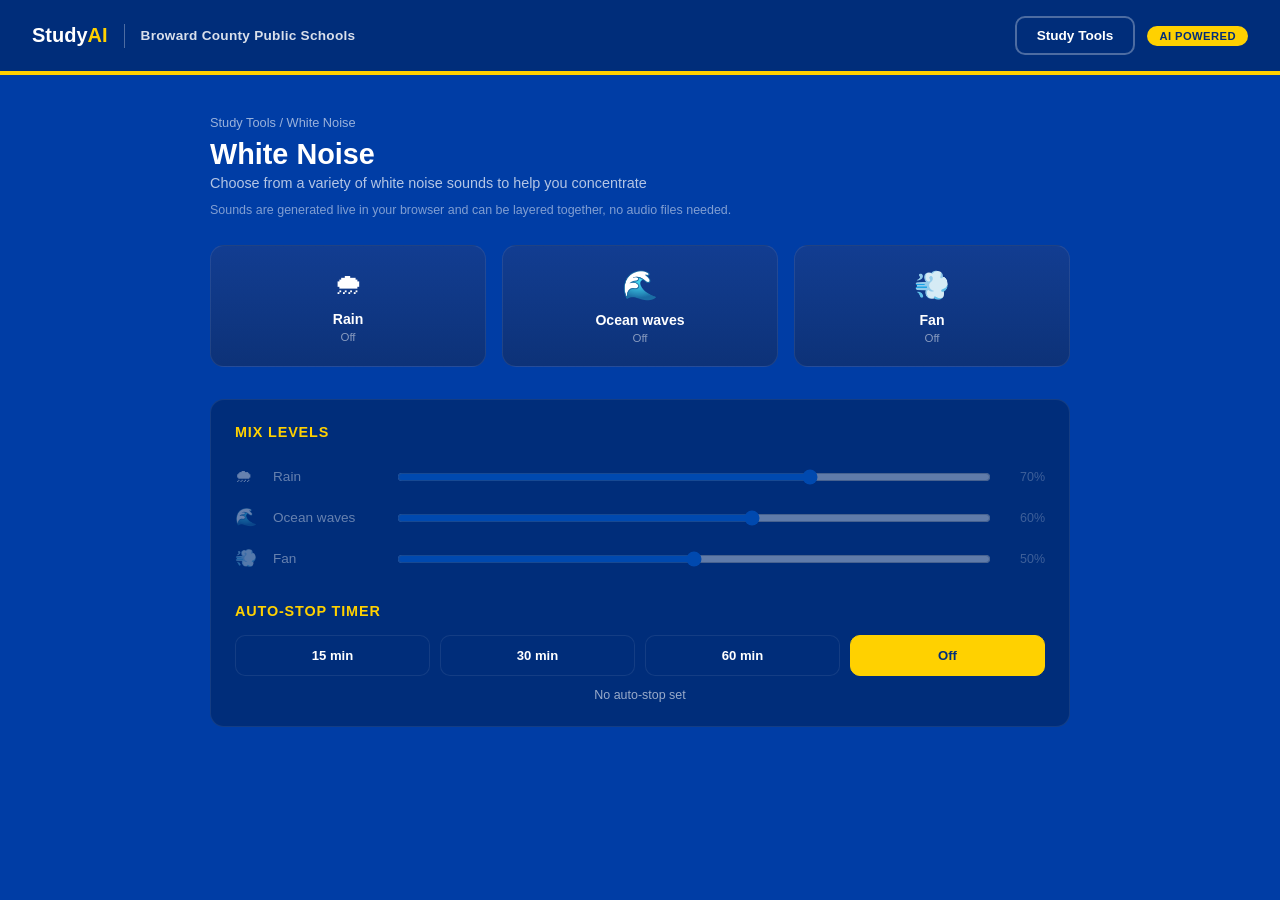
<file: white-noise.html>
<!DOCTYPE html>
<html lang="en">
<head>
<meta charset="UTF-8">
<meta name="viewport" content="width=device-width, initial-scale=1.0">
<title>White Noise - StudyAI</title>
<style>
* { box-sizing: border-box; margin: 0; padding: 0; }
body { background: #003DA5; color: #fff; font-family: 'Inter', sans-serif; min-height: 100vh; }
header { display: flex; align-items: center; justify-content: space-between; padding: 16px 32px; background: #002d7a; border-bottom: 4px solid #FFD100; }
.header-left { display: flex; align-items: center; gap: 16px; }
.logo { font-size: 1.25rem; font-weight: 800; color: #fff; }
.logo span { color: #FFD100; }
.divider { width: 1px; height: 24px; background: rgba(255,255,255,0.3); }
.district { font-size: 0.85rem; font-weight: 600; color: rgba(255,255,255,0.85); letter-spacing: 0.02em; }
.header-right { display: flex; align-items: center; gap: 12px; }
.menu-button { padding: 10px 20px; border-radius: 10px; border: 2px solid rgba(255,255,255,0.3); background: transparent; color: #fff; font-weight: 700; font-size: 0.85rem; cursor: pointer; }
.menu-button:hover { border-color: #FFD100; color: #FFD100; }
.badge { font-size: 0.7rem; font-weight: 700; color: #002d7a; background: #FFD100; border-radius: 99px; padding: 4px 12px; letter-spacing: 0.04em; }
.page { max-width: 900px; margin: 0 auto; padding: 40px 20px; }
.breadcrumb { font-size: 0.8rem; color: rgba(255,255,255,0.6); margin-bottom: 8px; }
.breadcrumb a { color: rgba(255,255,255,0.6); text-decoration: none; }
.breadcrumb a:hover { color: #FFD100; }
.page-title { font-size: 1.8rem; font-weight: 800; margin-bottom: 4px; }
.page-subtitle { font-size: 0.9rem; color: rgba(255,255,255,0.7); margin-bottom: 12px; }
.audio-note { font-size: 0.78rem; color: rgba(255,255,255,0.5); margin-bottom: 28px; }
.sound-grid { display: grid; grid-template-columns: repeat(3, 1fr); gap: 16px; margin-bottom: 32px; }
.sound-card {
    background: linear-gradient(180deg, #123d91 0%, #0d3278 100%);
    border: 1px solid rgba(255,255,255,0.08);
    border-radius: 14px; padding: 22px; text-align: center; cursor: pointer;
    transition: border-color .2s;
}
.sound-card.active { border-color: #FFD100; }
.sound-icon { font-size: 1.8rem; margin-bottom: 10px; }
.sound-name { font-size: 0.88rem; font-weight: 700; margin-bottom: 4px; }
.sound-status { font-size: 0.72rem; color: rgba(255,255,255,0.5); }
.sound-card.active .sound-status { color: #FFD100; font-weight: 700; }
.mixer-card { background: #002d7a; border: 1px solid rgba(255,255,255,0.08); border-radius: 14px; padding: 24px; margin-bottom: 20px; }
.section-title { font-size: 0.9rem; font-weight: 700; color: #FFD100; text-transform: uppercase; letter-spacing: 0.06em; margin-bottom: 16px; }
.mixer-row { display: flex; align-items: center; gap: 14px; padding: 10px 0; opacity: 0.4; transition: opacity .2s; }
.mixer-row.enabled { opacity: 1; }
.mixer-icon { font-size: 1.1rem; width: 24px; }
.mixer-label { flex: 0 0 110px; font-size: 0.85rem; }
.mixer-slider { flex: 1; }
.mixer-value { flex: 0 0 40px; text-align: right; font-size: 0.78rem; color: rgba(255,255,255,0.6); }
.timer-strip { display: flex; gap: 10px; margin-top: 8px; }
.timer-pill { flex: 1; text-align: center; padding: 12px; border-radius: 10px; background: #002d7a; border: 1px solid rgba(255,255,255,0.08); font-size: 0.82rem; font-weight: 700; cursor: pointer; }
.timer-pill.active { background: #FFD100; color: #002d7a; border-color: #FFD100; }
.timer-status { font-size: 0.78rem; color: rgba(255,255,255,0.6); margin-top: 12px; text-align: center; }
</style>
</head>
<body>
<header>
    <div class="header-left">
        <div class="logo">Study<span>AI</span></div>
        <div class="divider"></div>
        <div class="district">Broward County Public Schools</div>
    </div>
    <div class="header-right">
        <button class="menu-button" onclick="window.location.href='menu.html'">Study Tools</button>
        <div class="badge">AI POWERED</div>
    </div>
</header>

<div class="page">
    <div class="breadcrumb"><a href="menu.html">Study Tools</a> / White Noise</div>
    <div class="page-title">White Noise</div>
    <div class="page-subtitle">Choose from a variety of white noise sounds to help you concentrate</div>
    <div class="audio-note">Sounds are generated live in your browser and can be layered together, no audio files needed.</div>

    <div class="sound-grid" id="soundGrid"></div>

    <div class="mixer-card">
        <div class="section-title">Mix levels</div>
        <div id="mixerRows"></div>

        <div class="section-title" style="margin-top:24px;">Auto-stop timer</div>
        <div class="timer-strip" id="timerStrip">
            <div class="timer-pill" data-mins="15">15 min</div>
            <div class="timer-pill" data-mins="30">30 min</div>
            <div class="timer-pill" data-mins="60">60 min</div>
            <div class="timer-pill active" data-mins="0">Off</div>
        </div>
        <div class="timer-status" id="timerStatus">No auto-stop set</div>
    </div>
</div>

<script>
const sounds = [
    { id: 'rain', name: 'Rain', icon: '&#127783;', defaultVol: 70 },
    { id: 'ocean', name: 'Ocean waves', icon: '&#127754;', defaultVol: 60 },
    { id: 'fan', name: 'Fan', icon: '&#128168;', defaultVol: 50 }
];

let audioCtx = null;
let masterGain = null;
const soundState = {};
sounds.forEach(s => soundState[s.id] = { active: false, gainNode: null, nodes: [], timeouts: [], volume: s.defaultVol });

let autoStopMinutes = 0;
let autoStopSecondsLeft = 0;
let autoStopInterval = null;

const soundGrid = document.getElementById('soundGrid');
const mixerRows = document.getElementById('mixerRows');
const timerStatus = document.getElementById('timerStatus');

function renderSoundGrid() {
    soundGrid.innerHTML = '';
    sounds.forEach(s => {
        const card = document.createElement('div');
        card.className = 'sound-card' + (soundState[s.id].active ? ' active' : '');
        card.innerHTML = '<div class="sound-icon">' + s.icon + '</div>' +
            '<div class="sound-name">' + s.name + '</div>' +
            '<div class="sound-status">' + (soundState[s.id].active ? 'Playing' : 'Off') + '</div>';
        card.addEventListener('click', () => toggleSound(s.id));
        soundGrid.appendChild(card);
    });
}

function renderMixer() {
    mixerRows.innerHTML = '';
    sounds.forEach(s => {
        const row = document.createElement('div');
        row.className = 'mixer-row' + (soundState[s.id].active ? ' enabled' : '');
        row.id = 'mixerRow_' + s.id;
        row.innerHTML =
            '<span class="mixer-icon">' + s.icon + '</span>' +
            '<span class="mixer-label">' + s.name + '</span>' +
            '<input type="range" class="mixer-slider" min="0" max="100" value="' + soundState[s.id].volume + '" data-id="' + s.id + '">' +
            '<span class="mixer-value" id="mixerVal_' + s.id + '">' + soundState[s.id].volume + '%</span>';
        mixerRows.appendChild(row);
    });
    mixerRows.querySelectorAll('input[type=range]').forEach(input => {
        input.addEventListener('input', () => {
            const id = input.dataset.id;
            soundState[id].volume = parseInt(input.value);
            document.getElementById('mixerVal_' + id).textContent = input.value + '%';
            if (soundState[id].gainNode) {
                soundState[id].gainNode.gain.value = input.value / 100 * 0.8;
            }
        });
    });
}

function ensureAudio() {
    if (audioCtx) return;
    audioCtx = new (window.AudioContext || window.webkitAudioContext)();
    masterGain = audioCtx.createGain();
    masterGain.gain.value = 1;
    masterGain.connect(audioCtx.destination);
}

function makeNoiseBuffer(seconds) {
    const buffer = audioCtx.createBuffer(1, audioCtx.sampleRate * seconds, audioCtx.sampleRate);
    const data = buffer.getChannelData(0);
    for (let i = 0; i < data.length; i++) data[i] = Math.random() * 2 - 1;
    return buffer;
}

function makeBrownBuffer(seconds) {
    const buffer = audioCtx.createBuffer(1, audioCtx.sampleRate * seconds, audioCtx.sampleRate);
    const data = buffer.getChannelData(0);
    let last = 0;
    for (let i = 0; i < data.length; i++) {
        const white = Math.random() * 2 - 1;
        last = (last + 0.02 * white) / 1.02;
        data[i] = last * 3.5;
    }
    return buffer;
}

function startBuilders(id) {
    const state = soundState[id];
    const gainNode = audioCtx.createGain();
    gainNode.gain.value = state.volume / 100 * 0.8;
    gainNode.connect(masterGain);
    state.gainNode = gainNode;
    state.nodes = [];
    state.timeouts = [];

    if (id === 'rain') {
        const src = audioCtx.createBufferSource();
        src.buffer = makeNoiseBuffer(3);
        src.loop = true;
        const hp = audioCtx.createBiquadFilter();
        hp.type = 'highpass'; hp.frequency.value = 900;
        const lp = audioCtx.createBiquadFilter();
        lp.type = 'lowpass'; lp.frequency.value = 6500;
        const hiss = audioCtx.createGain();
        hiss.gain.value = 0.7;
        src.connect(hp).connect(lp).connect(hiss).connect(gainNode);
        src.start();
        state.nodes.push(src);

        const body = audioCtx.createBufferSource();
        body.buffer = makeBrownBuffer(3);
        body.loop = true;
        const bodyFilter = audioCtx.createBiquadFilter();
        bodyFilter.type = 'bandpass'; bodyFilter.frequency.value = 500; bodyFilter.Q.value = 0.7;
        const bodyGain = audioCtx.createGain();
        bodyGain.gain.value = 0.4;
        body.connect(bodyFilter).connect(bodyGain).connect(gainNode);
        body.start();
        state.nodes.push(body);

        scheduleDroplets(id);
    }
    else if (id === 'ocean') {
        const src = audioCtx.createBufferSource();
        src.buffer = makeBrownBuffer(3);
        src.loop = true;
        const lp = audioCtx.createBiquadFilter();
        lp.type = 'lowpass'; lp.frequency.value = 700;
        const swellGain = audioCtx.createGain();
        swellGain.gain.value = 0.7;
        const lfo = audioCtx.createOscillator();
        lfo.frequency.value = 0.1;
        const lfoAmt = audioCtx.createGain();
        lfoAmt.gain.value = 0.35;
        lfo.connect(lfoAmt).connect(swellGain.gain);
        lfo.start();
        src.connect(lp).connect(swellGain).connect(gainNode);
        src.start();
        state.nodes.push(src, lfo);

        const foam = audioCtx.createBufferSource();
        foam.buffer = makeNoiseBuffer(3);
        foam.loop = true;
        const foamFilter = audioCtx.createBiquadFilter();
        foamFilter.type = 'bandpass'; foamFilter.frequency.value = 2500; foamFilter.Q.value = 0.6;
        const foamGain = audioCtx.createGain();
        foamGain.gain.value = 0.12;
        const foamLfo = audioCtx.createOscillator();
        foamLfo.frequency.value = 0.16;
        const foamLfoAmt = audioCtx.createGain();
        foamLfoAmt.gain.value = 0.1;
        foamLfo.connect(foamLfoAmt).connect(foamGain.gain);
        foamLfo.start();
        foam.connect(foamFilter).connect(foamGain).connect(gainNode);
        foam.start();
        state.nodes.push(foam, foamLfo);
    }
    else if (id === 'fan') {
        const whoosh = audioCtx.createBufferSource();
        whoosh.buffer = makeNoiseBuffer(3);
        whoosh.loop = true;
        const whooshFilter = audioCtx.createBiquadFilter();
        whooshFilter.type = 'lowpass'; whooshFilter.frequency.value = 1400;
        const whooshGain = audioCtx.createGain();
        whooshGain.gain.value = 0.9;
        whoosh.connect(whooshFilter).connect(whooshGain).connect(gainNode);
        whoosh.start();
        state.nodes.push(whoosh);

        const hum = audioCtx.createBufferSource();
        hum.buffer = makeBrownBuffer(3);
        hum.loop = true;
        const humFilter = audioCtx.createBiquadFilter();
        humFilter.type = 'bandpass'; humFilter.frequency.value = 110; humFilter.Q.value = 3;
        const humGain = audioCtx.createGain();
        humGain.gain.value = 1.0;
        const lfo = audioCtx.createOscillator();
        lfo.frequency.value = 4.5;
        const lfoAmt = audioCtx.createGain();
        lfoAmt.gain.value = 6;
        lfo.connect(lfoAmt).connect(humFilter.frequency);
        lfo.start();
        hum.connect(humFilter).connect(humGain).connect(gainNode);
        hum.start();
        state.nodes.push(hum, lfo);
    }
}

function scheduleDroplets(id) {
    const state = soundState[id];
    if (!state.active) return;
    const now = audioCtx.currentTime;
    const src = audioCtx.createBufferSource();
    src.buffer = makeNoiseBuffer(0.05);
    const hp = audioCtx.createBiquadFilter();
    hp.type = 'highpass'; hp.frequency.value = 5000;
    const g = audioCtx.createGain();
    g.gain.setValueAtTime(0.15 + Math.random() * 0.1, now);
    g.gain.exponentialRampToValueAtTime(0.001, now + 0.04);
    src.connect(hp).connect(g).connect(state.gainNode);
    src.start(now);
    src.stop(now + 0.05);
    const next = 60 + Math.random() * 120;
    const t = setTimeout(() => scheduleDroplets(id), next);
    state.timeouts.push(t);
}

function stopSound(id) {
    const state = soundState[id];
    state.timeouts.forEach(t => clearTimeout(t));
    state.timeouts = [];
    state.nodes.forEach(n => {
        try { n.stop(); } catch (e) {}
    });
    state.nodes = [];
    if (state.gainNode) {
        try { state.gainNode.disconnect(); } catch (e) {}
        state.gainNode = null;
    }
}

function toggleSound(id) {
    ensureAudio();
    if (audioCtx.state === 'suspended') audioCtx.resume();
    const state = soundState[id];
    state.active = !state.active;
    if (state.active) {
        startBuilders(id);
    } else {
        stopSound(id);
    }
    renderSoundGrid();
    renderMixer();
    checkAnyPlaying();
}

function checkAnyPlaying() {
    const anyPlaying = sounds.some(s => soundState[s.id].active);
    if (!anyPlaying) {
        clearInterval(autoStopInterval);
        autoStopInterval = null;
    } else if (autoStopMinutes > 0 && !autoStopInterval) {
        startAutoStopCountdown();
    }
}

document.querySelectorAll('.timer-pill').forEach(pill => {
    pill.addEventListener('click', () => {
        document.querySelectorAll('.timer-pill').forEach(p => p.classList.remove('active'));
        pill.classList.add('active');
        autoStopMinutes = parseInt(pill.dataset.mins);
        clearInterval(autoStopInterval);
        autoStopInterval = null;
        if (autoStopMinutes === 0) {
            timerStatus.textContent = 'No auto-stop set';
        } else {
            autoStopSecondsLeft = autoStopMinutes * 60;
            timerStatus.textContent = 'Stops in ' + formatCountdown(autoStopSecondsLeft);
            if (sounds.some(s => soundState[s.id].active)) {
                startAutoStopCountdown();
            }
        }
    });
});

function formatCountdown(sec) {
    const m = Math.floor(sec / 60);
    const s = (sec % 60).toString().padStart(2, '0');
    return m + ':' + s;
}

function startAutoStopCountdown() {
    if (autoStopMinutes === 0) return;
    if (!autoStopSecondsLeft) autoStopSecondsLeft = autoStopMinutes * 60;
    autoStopInterval = setInterval(() => {
        autoStopSecondsLeft--;
        timerStatus.textContent = 'Stops in ' + formatCountdown(autoStopSecondsLeft);
        if (autoStopSecondsLeft <= 0) {
            sounds.forEach(s => { if (soundState[s.id].active) { soundState[s.id].active = false; stopSound(s.id); } });
            renderSoundGrid();
            renderMixer();
            clearInterval(autoStopInterval);
            autoStopInterval = null;
            autoStopSecondsLeft = 0;
            timerStatus.textContent = 'Stopped automatically';
        }
    }, 1000);
}

renderSoundGrid();
renderMixer();
</script>
</body>
</html>
</file>
<file: style.css>
* {
    box-sizing: border-box;
    margin: 0;
    padding: 0;
}


.tools-grid .tool-use .tool-content {
    position: relative;
    left: 140px;
    bottom: 95px;
}


.tools-grid .tool-use .tool-content button{ 
    position: relative;
    left: 160px;
    bottom: 45px;
}

.tools-grid .tool-use img{
    width: 90px;
    height: 90px;
}

.tools{
    padding: 40px 20px;
}

.tools-grid {
    display: grid;
    grid-template-columns: repeat(3, 1fr);
    gap: 20px;
    margin-top: 16px;
    align-items: stretch;
}

.tool-use{
    background: linear-gradient(180deg, #123d91 0%, #0d3278 100%);
    border: 1px solid rgba(255,255,255,0.08);
    border-radius: 16px;
    padding: 24px;
    position: relative;
    transition: all .25s ease;
    cursor: pointer;
    overflow: hidden;
    min-height: 185px;
    display: flex;
    flex-direction: column;
    height:100px;
}

.tool-use:hover {
    transform: translateY(-6px);
    border-color: #ffd200;
    box-shadow: 0 15px 35px rgba(0,0,0,.35);
}

.tool-use img {
    width: 40px;
    height: 40px;
    margin-bottom: 16px;
}

.tool-use h3 {
    font-size: 1.1rem;
    font-weight: 700;
    color: #fff;
    margin-bottom: 8px;
}

.tool-use p {
    font-size: 0.85rem;
    color: rgba(255,255,255,0.85);
    line-height: 1.5;
}

.tool-use .btn-primary {
    width: 36px;
    height: 36px;
    padding: 0;
    margin-top: auto;
    border-radius: 10px;
    display: flex;
    align-items: center;
    justify-content: center;
    font-size: 1rem;
    flex: 0 0 auto;
}

/* Banner Use Styles */

.banner-use {
    grid-column: 1 / -1;
    background: linear-gradient(180deg, #123d91 0%, #0d3278 100%);
    border: 1px solid rgba(255,255,255,0.08);
    border-radius: 16px;
    padding: 24px 32px;
    transition: all .25s ease;
    cursor: pointer;
    overflow: hidden;
    display: flex;
    flex-direction: row;
    align-items: center;
    gap: 20px;
}

.banner-use img {
    width: 64px;
    height: 64px;
    flex-shrink: 0;
}

.banner-content {
    display: flex;
    flex-direction: column;
}

.banner-use h3 {
    font-size: 1.1rem;
    font-weight: 700;
    color: #fff;
    margin-bottom: 8px;
}

.banner-use p {
    font-size: 0.85rem;
    color: rgba(255,255,255,0.85);
    line-height: 1.5;
}

body {
    background: #003DA5;
    color: #1a1a2e;
    font-family: 'Inter', sans-serif;
    height: 100vh;
    display: flex;
    flex-direction: column;
}

 .menu-button {
    flex: 1;
    padding: 12px;
    border-radius: 10px;
    border: 2px solid rgba(255,255,255,0.3);
    background: transparent;
    color: #fff;
    font-weight: 700;
    font-size: 0.85rem;
    cursor: pointer;
    transition: border-color 0.2s, background 0.2s;
    position: relative;
    left: 336px
}

 .menu-button:hover {
    border-color: #FFD100;
    color: #FFD100;
}

.header-left {
    display: flex;
    align-items: center;
    gap: 16px;
}

.divider {
    width: 1px;
    height: 24px;
    background: rgba(255,255,255,0.3);
}

.district {
    font-size: 0.85rem;
    font-weight: 600;
    color: rgba(255,255,255,0.85);
    letter-spacing: 0.02em;
}

header {
    display: flex;
    align-items: center;
    justify-content: space-between;
    padding: 16px 32px;
    background: #002d7a;
    border-bottom: 4px solid #FFD100;
}

.logo {
    font-size: 1.25rem;
    font-weight: 800;
    color: #fff;
}

.logo span {
    color: #FFD100;
}

.badge {
    font-size: 0.7rem;
    font-weight: 700;
    color: #002d7a;
    background: #FFD100;
    border-radius: 99px;
    padding: 4px 12px;
    letter-spacing: 0.04em;
}

.container {
    display: flex;
    flex: 1;
    height: calc(100vh - 65px);
    padding: 16px;
    gap: 16px;
}

/* LEFT */
.left {
    width: 50%;
    border-radius: 16px;
    padding: 28px;
    display: flex;
    flex-direction: column;
    gap: 16px;
    background: #002d7a;
    border: 1px solid rgba(255,255,255,0.1);
}

.left h3 {
    font-size: 0.7rem;
    font-weight: 700;
    letter-spacing: 0.12em;
    color: #FFD100;
    text-transform: uppercase;
}

.left textarea {
    flex: 1;
    background: rgba(255,255,255,0.08);
    border: 1px solid rgba(255,255,255,0.15);
    border-radius: 12px;
    color: #fff;
    font-family: 'Inter', sans-serif;
    font-size: 0.9rem;
    line-height: 1.7;
    padding: 16px;
    resize: none;
    outline: none;
    transition: border-color 0.2s;
}

.left textarea::placeholder {
    color: rgba(255,255,255,0.4);
}

.left textarea:focus {
    border-color: #FFD100;
}

.actions {
    display: flex;
    gap: 10px;
}

.btn-primary {
    flex: 1;
    padding: 12px;
    border-radius: 10px;
    border: none;
    background: #FFD100;
    color: #002d7a;
    font-weight: 700;
    font-size: 0.85rem;
    cursor: pointer;
    transition: background 0.2s, transform 0.1s;
}

.btn-primary:hover {
    background: #f0c400;
    transform: translateY(-1px);
}

.btn-secondary {
    flex: 1;
    padding: 12px;
    border-radius: 10px;
    border: 2px solid rgba(255,255,255,0.3);
    background: transparent;
    color: #fff;
    font-weight: 700;
    font-size: 0.85rem;
    cursor: pointer;
    transition: border-color 0.2s, background 0.2s;
}

.btn-secondary:hover {
    border-color: #FFD100;
    color: #FFD100;
}

/* RIGHT */
.right {
    width: 50%;
    display: flex;
    flex-direction: column;
    background: #fff;
    border-radius: 16px;
    overflow: hidden;
    border: 1px solid rgba(0,0,0,0.08);
}

.tabs {
    display: flex;
    border-bottom: 2px solid #e5e9f0;
    padding: 0 24px;
    background: #f4f6fb;
}

.tab {
    padding: 14px 0;
    margin-right: 24px;
    font-size: 0.85rem;
    font-weight: 600;
    color: #6b7280;
    cursor: pointer;
    border-bottom: 3px solid transparent;
    margin-bottom: -2px;
    transition: color 0.2s, border-color 0.2s;
}

.tab.active {
    color: #003DA5;
    border-bottom-color: #FFD100;
}

.response-area {
    flex: 1;
    overflow-y: auto;
    padding: 24px;
    display: flex;
    flex-direction: column;
    gap: 16px;
    background: #f4f6fb;
}

.panel {
    display: none;
}

.panel.active {
    display: flex;
    flex-direction: column;
    gap: 16px;
}

.card {
    background: #fff;
    border: 1px solid #e5e9f0;
    border-left: 4px solid #003DA5;
    border-radius: 12px;
    padding: 20px;
    box-shadow: 0 1px 4px rgba(0,0,0,0.05);
}

.card-label {
    font-size: 0.7rem;
    font-weight: 700;
    color: #003DA5;
    letter-spacing: 0.08em;
    text-transform: uppercase;
    margin-bottom: 10px;
}

.card p {
    font-size: 0.9rem;
    line-height: 1.75;
    color: #1a1a2e;
}

.concepts {
    display: flex;
    flex-wrap: wrap;
    gap: 8px;
}

.concept-tag {
    background: #003DA5;
    color: #FFD100;
    border-radius: 8px;
    padding: 5px 12px;
    font-size: 0.78rem;
    font-weight: 700;
}

.quiz-card {
    background: #fff;
    border: 1px solid #e5e9f0;
    border-left: 4px solid #FFD100;
    border-radius: 12px;
    padding: 20px;
    box-shadow: 0 1px 4px rgba(0,0,0,0.05);
}

.q-num {
    font-size: 0.7rem;
    color: #6b7280;
    font-weight: 600;
    letter-spacing: 0.06em;
    margin-bottom: 8px;
}

.q-text {
    font-size: 0.95rem;
    font-weight: 700;
    color: #1a1a2e;
    margin-bottom: 14px;
    line-height: 1.4;
}

.options {
    display: flex;
    flex-direction: column;
    gap: 8px;
}

.option {
    background: #f4f6fb;
    border: 1px solid #e5e9f0;
    border-radius: 8px;
    padding: 10px 14px;
    font-size: 0.85rem;
    cursor: pointer;
    color: #1a1a2e;
    transition: border-color 0.15s, background 0.15s;
}

.option:hover {
    border-color: #003DA5;
    background: #eef2ff;
}

.option.correct {
    border-color: #16a34a;
    background: #f0fdf4;
    color: #16a34a;
    font-weight: 600;
}

.option.wrong {
    border-color: #dc2626;
    background: #fef2f2;
    color: #dc2626;
}

.followup-bar {
    border-top: 3px solid #FFD100;
    padding: 14px 24px;
    display: flex;
    gap: 10px;
    background: #fff;
}

.followup-bar input {
    flex: 1;
    background: #f4f6fb;
    border: 1px solid #e5e9f0;
    border-radius: 10px;
    color: #1a1a2e;
    font-family: 'Inter', sans-serif;
    font-size: 0.875rem;
    padding: 11px 16px;
    outline: none;
    transition: border-color 0.2s;
}

.followup-bar input:focus {
    border-color: #003DA5;
}

.send-btn {
    background: #003DA5;
    border: none;
    border-radius: 10px;
    color: #fff;
    font-weight: 700;
    font-size: 0.85rem;
    padding: 11px 20px;
    cursor: pointer;
    transition: background 0.2s;
}

.send-btn:hover {
    background: #002d7a;
}

.placeholder-text {
    color: #6b7280;
    font-size: 0.9rem;
    text-align: center;
    margin-top: 40px;
}

.loading {
    color: #003DA5;
    font-size: 0.9rem;
    font-weight: 600;
    text-align: center;
    margin-top: 40px;
    animation: pulse 1.5s infinite;
}

@keyframes pulse {
    0%, 100% { opacity: 1; }
    50% { opacity: 0.4; }
}
</file>
